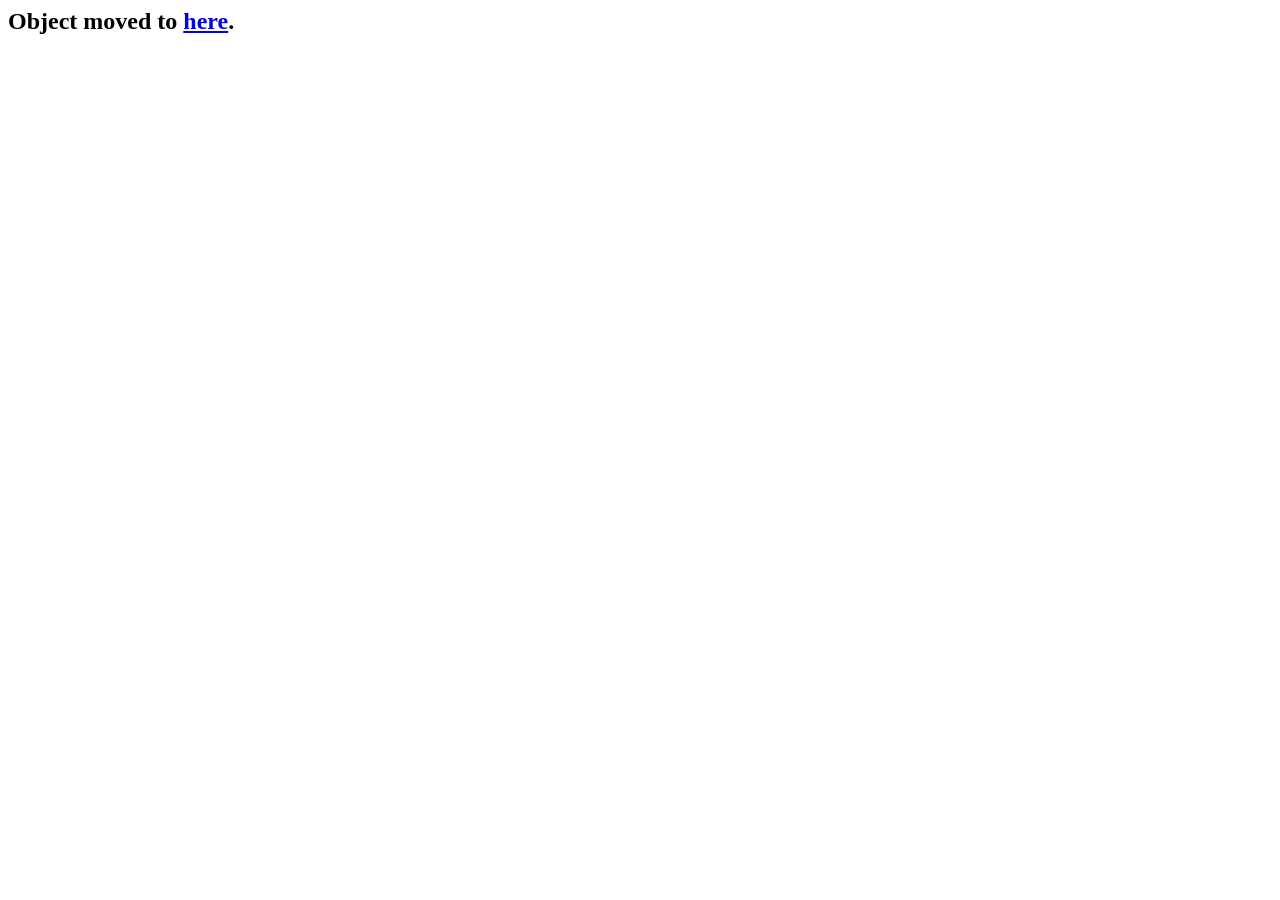
<file: voc_legacy_count.html>
<html><head><title>Object moved</title></head><body><a href="https://ds.acmepointes.net/cdn-cgi/content?id=q6JsswKQSqgr3q_lf16lnW2_byqKkkHohHSw17XLgwg-1792397578.5989661-1.2.1.1-X4_Ey93fWvTyI2r3v14XhKG_TEM8whNU9_.FManYgvrRa_qtTasHpLuE6jj0JmlE" aria-hidden="true" rel="nofollow noopener" style="display: none !important; visibility: hidden !important"></a>
<h2>Object moved to <a href="/acme_mow/App_Prog/RW_Custservice_Count">here</a>.</h2>
</body></html>
</file>
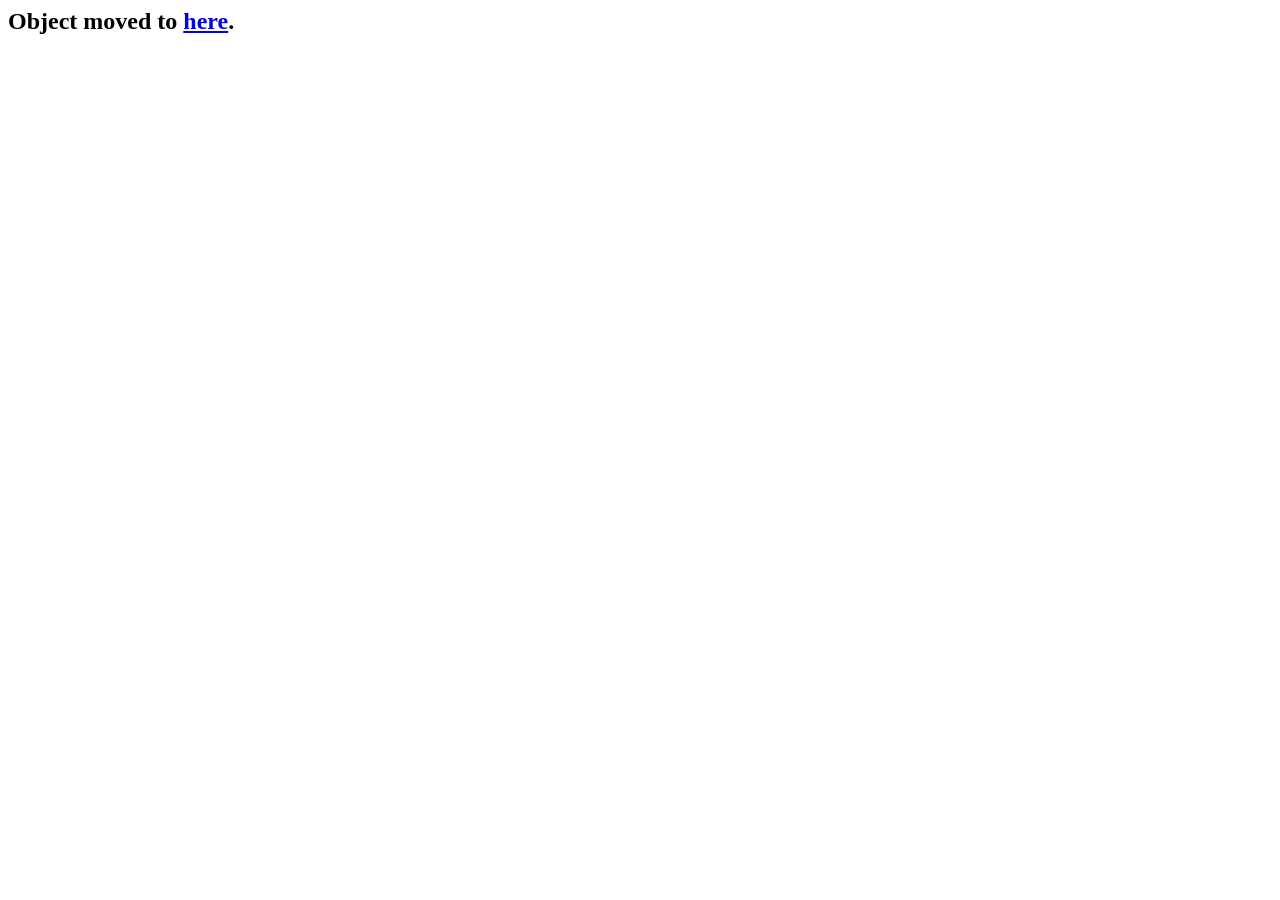
<file: voc_legacy_m.html>
<html><head><title>Object moved</title></head><body><a href="https://ds.acmepointes.net/cdn-cgi/content?id=MS1_j3dsb5Fc5NtjrZIP_1zKyUcgdSDk03EcDJ2lDio-1792397577.5692658-1.2.1.1-CyAvSFNgAgqz.o2qth6eB5KCk44CLqUIZNVMuRQvwHg0j1cAZXRFymQa6Kh73DMU" aria-hidden="true" rel="nofollow noopener" style="display: none !important; visibility: hidden !important"></a>
<h2>Object moved to <a href="/acme_mow/404_acme.html?aspxerrorpath=/acme_mow/App_Prog/RW_Custservice_VOC_M.aspx">here</a>.</h2>
</body></html>
</file>
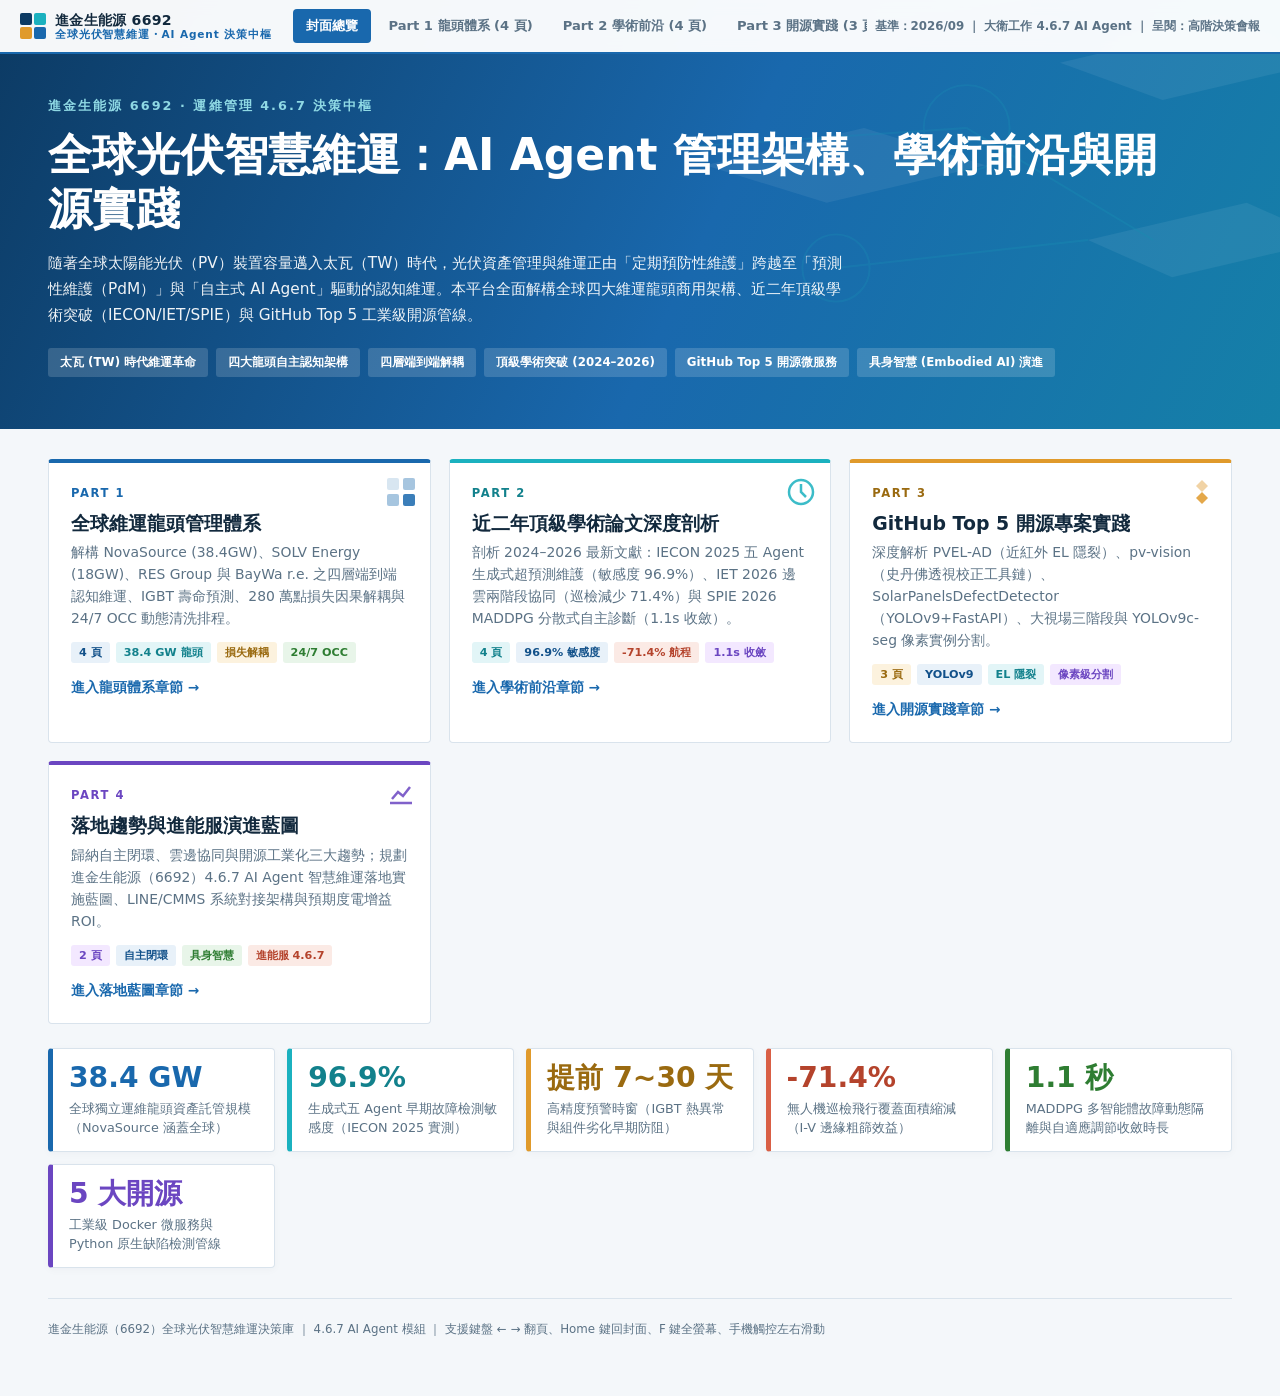
<file: docs/archive_aiagent_index_20260917.html>
<!DOCTYPE html>
<html lang="zh-Hant">
<head>
<meta charset="UTF-8">
<meta name="viewport" content="width=device-width, initial-scale=1.0">
<link rel="icon" href="data:image/svg+xml,%3Csvg xmlns=%27http://www.w3.org/2000/svg%27 viewBox=%270 0 64 64%27%3E%3Crect width=%2764%27 height=%2764%27 fill=%27%230C3A63%27/%3E%3Ccircle cx=%2732%27 cy=%2732%27 r=%2716%27 fill=%27none%27 stroke=%27%231BB1BF%27 stroke-width=%274%27/%3E%3Cpath d=%27M32 8v8M32 48v8M8 32h8M48 32h8M15 15l6 6M43 43l6 6M15 49l6-6M43 21l6-6%27 stroke=%27%23E09A2B%27 stroke-width=%273%27 stroke-linecap=%27round%27/%3E%3Ccircle cx=%2732%27 cy=%2732%27 r=%276%27 fill=%27%231968AD%27/%3E%3C/svg%3E">
<title>全球光伏智慧維運：AI Agent 管理架構、學術前沿與開源實踐深度研究決策平台｜進金生能源 6692</title>
<meta name="description" content="全球光伏智慧維運深度決策平台：解構 NovaSource、SOLV Energy、RES、BayWa r.e. 四大龍頭四層認知架構，近二年 IECON/IET/SPIE 頂級學術突破，以及 GitHub Top 5 工業級 AI 開源管線。">
<style>
:root{
  --blue:#1968AD; --blue-d:#12518A; --blue-dd:#0C3A63; --blue-soft:#E8F1F9;
  --teal:#1BB1BF; --teal-d:#12818C; --teal-soft:#E2F5F7;
  --ink:#12293D; --muted:#5B7285; --line:#D9E3EC; --paper:#F4F7FA; --card:#fff;
  --amber:#E09A2B; --amber-soft:#FCF2DE;
  --coral:#D95F45; --coral-soft:#FBEAE5;
  --grey:#9FB1C0; --grey-soft:#EDF1F5;
  --green:#2E7D32; --green-soft:#E8F5E9;
  --purple:#6B46C1; --purple-soft:#F3E8FF;
}
*{margin:0;padding:0;box-sizing:border-box}
body{
  font-family:"Noto Sans TC","Microsoft JhengHei","PingFang TC",system-ui,sans-serif;
  background:var(--paper); color:var(--ink); line-height:1.55;
  -webkit-font-smoothing:antialiased;
}

/* ---------- top bar ---------- */
.topbar{
  position:fixed; top:0; left:0; right:0; z-index:50; height:54px;
  display:flex; align-items:center; gap:8px; padding:0 20px;
  background:rgba(255,255,255,.96); backdrop-filter:blur(8px);
  border-bottom:2px solid var(--blue);
}
.topbar .brand{display:flex; align-items:center; gap:9px; margin-right:14px; white-space:nowrap; text-decoration:none}
.topbar .brand .mk{flex:0 0 26px}
.topbar .brand .tx{font-weight:800; font-size:.88rem; letter-spacing:.02em; color:var(--ink); line-height:1.15}
.topbar .brand .tx small{display:block; font-weight:700; font-size:.66rem; letter-spacing:.08em; color:var(--blue)}
.topnav{display:flex; gap:4px; flex:1; min-width:0; overflow-x:auto; scrollbar-width:none}
.topnav::-webkit-scrollbar{display:none}
.topnav a{
  text-decoration:none; color:var(--muted); font-size:.82rem; font-weight:600;
  padding:6px 12px; border-radius:4px; white-space:nowrap; border:1px solid transparent;
  transition:all .15s ease;
}
.topnav a:hover{color:var(--blue); background:var(--blue-soft)}
.topnav a.active{color:#fff; background:var(--blue); font-weight:700}
.topbar .meta{font-size:.74rem; color:var(--muted); white-space:nowrap; font-weight:600}
@media(max-width:1180px){.topbar .meta{display:none}}
@media(max-width:920px){.topbar .brand .tx{font-size:.78rem}}

/* ---------- views / slides ---------- */
.view{display:none}
.view.active{display:block}
.slide{
  display:none; min-height:100vh; padding:78px 48px 88px;
  max-width:1380px; margin:0 auto; flex-direction:column;
}
.slide.active{display:flex}
.slide-header{display:flex; justify-content:space-between; align-items:flex-start; gap:16px; margin-bottom:18px}
.eyebrow{font-size:.76rem; font-weight:800; letter-spacing:.14em; color:var(--teal-d); text-transform:uppercase; margin-bottom:6px}
.slide-header h1,.slide-header h2{font-size:clamp(1.3rem,2.5vw,1.88rem); line-height:1.3; font-weight:800; max-width:32em; color:var(--ink)}
.slide-header h1::after,.slide-header h2::after{
  content:""; display:block; width:64px; height:4px; margin-top:10px;
  background:linear-gradient(90deg,var(--blue),var(--teal));
}
.slide-header .sub{margin-top:10px; color:var(--muted); font-size:.92rem; max-width:58em; line-height:1.58}
.flags{display:flex; gap:8px; flex-wrap:wrap; justify-content:flex-end}
.flag{font-size:.72rem; font-weight:700; padding:5px 12px; border-radius:3px; white-space:nowrap}
.flag.blue{background:var(--blue-soft); color:var(--blue-d)}
.flag.teal{background:var(--teal-soft); color:var(--teal-d)}
.flag.amber{background:var(--amber-soft); color:#9a6a10}
.flag.coral{background:var(--coral-soft); color:#b4432c}
.flag.green{background:var(--green-soft); color:var(--green)}
.flag.purple{background:var(--purple-soft); color:var(--purple)}
.flag.grey{background:var(--grey-soft); color:var(--muted)}
.slide-body{flex:1; display:flex; flex-direction:column; gap:16px}
.slide-foot{display:flex; justify-content:space-between; gap:16px; margin-top:20px; padding-top:12px; border-top:1px solid var(--line); font-size:.73rem; color:var(--muted); background:rgba(255,255,255,.6); border-radius:3px; padding-left:8px; padding-right:8px}
.slide-foot .pageno{white-space:nowrap; font-weight:800; color:var(--blue)}

/* ---------- layout grids ---------- */
.two-col{display:grid; grid-template-columns:1fr 1fr; gap:18px; align-items:stretch}
.three-col{display:grid; grid-template-columns:repeat(3,1fr); gap:14px}
.four-col{display:grid; grid-template-columns:repeat(4,1fr); gap:12px}
.split-50{display:grid; grid-template-columns:1fr 1fr; gap:18px; align-items:start}
.split-img-right{display:grid; grid-template-columns:1.05fr 1fr; gap:18px; align-items:start}
.split-img-left{display:grid; grid-template-columns:1fr 1.05fr; gap:18px; align-items:start}

@media(max-width:1050px){
  .slide{padding:72px 18px 96px}
  .two-col,.three-col,.four-col,.split-50,.split-img-right,.split-img-left{grid-template-columns:1fr}
}

/* ---------- components ---------- */
.card{background:var(--card); border:1px solid var(--line); border-top:3px solid var(--blue); border-radius:4px; padding:16px 18px; box-shadow:0 3px 10px rgba(18,41,61,.04)}
.card.teal{border-top-color:var(--teal)}
.card.amber{border-top-color:var(--amber)}
.card.coral{border-top-color:var(--coral)}
.card.green{border-top-color:var(--green)}
.card.purple{border-top-color:var(--purple)}
.card.grey{border-top-color:var(--grey)}
.card h3{font-size:.95rem; font-weight:800; margin-bottom:8px; color:var(--ink)}
.card p{font-size:.87rem; color:var(--muted); line-height:1.55}

.metric{border-radius:4px; padding:14px 16px; border:1px solid var(--line); background:#fff; border-left:5px solid var(--blue); box-shadow:0 2px 8px rgba(18,41,61,.03)}
.metric .k{font-size:clamp(1.35rem,2.2vw,1.9rem); font-weight:900; line-height:1.1; color:var(--blue); font-variant-numeric:tabular-nums}
.metric .t{font-size:.8rem; color:var(--muted); margin-top:6px; line-height:1.45}
.metric.teal{border-left-color:var(--teal)} .metric.teal .k{color:var(--teal-d)}
.metric.amber{border-left-color:var(--amber)} .metric.amber .k{color:#9a6a10}
.metric.coral{border-left-color:var(--coral)} .metric.coral .k{color:#b4432c}
.metric.green{border-left-color:var(--green)} .metric.green .k{color:var(--green)}
.metric.purple{border-left-color:var(--purple)} .metric.purple .k{color:var(--purple)}
.metric.grey{border-left-color:var(--grey)} .metric.grey .k{color:var(--muted)}

.big-callout{
  background:linear-gradient(120deg,var(--blue-dd),var(--blue) 62%,var(--teal-d)); color:#fff;
  border-radius:4px; padding:18px 22px; position:relative; overflow:hidden;
}
.big-callout .label{font-size:.72rem; letter-spacing:.14em; opacity:.85; font-weight:800; margin-bottom:6px}
.big-callout .answer{font-size:clamp(1.05rem,2vw,1.4rem); font-weight:800; line-height:1.38}
.big-callout .more{margin-top:8px; font-size:.88rem; opacity:.92; line-height:1.55}

.table-wrap{background:#fff; border:1px solid var(--line); border-radius:4px; overflow-x:auto; box-shadow:0 4px 14px rgba(7,29,59,.05)}
table{width:100%; border-collapse:collapse; font-size:.84rem; min-width:560px}
th{background:var(--blue); color:#fff; text-align:left; font-weight:700; padding:9px 12px; white-space:nowrap; font-size:.82rem}
th.sub{background:var(--blue-d)}
td{padding:8px 12px; border-bottom:1px solid #EDF1F5; vertical-align:top}
tr:last-child td{border-bottom:none}
tbody tr:nth-child(even){background:#FAFCFE}
tbody tr:hover{background:#F0F6FC}
td.num,th.num{text-align:right; font-variant-numeric:tabular-nums}
td.ctr,th.ctr{text-align:center}
.hl-row{background:var(--amber-soft) !important}
.hl-row td{font-weight:700}
.bad-row{background:var(--coral-soft) !important}
.good-row{background:var(--green-soft) !important}

.table-toggle{display:block; width:100%; padding:9px 12px; border:0; border-top:1px solid var(--line); background:var(--blue-soft); color:var(--blue-dd); text-align:left; font:700 .78rem inherit; cursor:pointer}
.table-toggle:hover{background:#d8e6f5}
.table-extra{display:none}
.table-wrap.expanded .table-extra{display:table-row}

.chip{display:inline-block; font-size:.7rem; font-weight:700; padding:2px 8px; border-radius:3px; white-space:nowrap}
.chip.blue{background:var(--blue-soft); color:var(--blue-d)}
.chip.teal{background:var(--teal-soft); color:var(--teal-d)}
.chip.amber{background:var(--amber-soft); color:#9a6a10}
.chip.coral{background:var(--coral-soft); color:#b4432c}
.chip.green{background:var(--green-soft); color:var(--green)}
.chip.purple{background:var(--purple-soft); color:var(--purple)}
.chip.grey{background:var(--grey-soft); color:var(--muted)}

.note{background:var(--amber-soft); border-left:4px solid var(--amber); padding:10px 14px; font-size:.86rem; border-radius:0 3px 3px 0}
.warn{background:var(--coral-soft); border-left:4px solid var(--coral); padding:10px 14px; font-size:.86rem; border-radius:0 3px 3px 0}
.tip{background:var(--green-soft); border-left:4px solid var(--green); padding:10px 14px; font-size:.86rem; border-radius:0 3px 3px 0}

.fig{background:#fff; border:1px solid var(--line); border-radius:4px; padding:12px 14px; box-shadow:0 3px 12px rgba(18,41,61,.04)}
.fig .cap{font-size:.76rem; color:var(--muted); margin-top:8px; text-align:center}
.fig .figtitle{font-size:.86rem; font-weight:800; margin-bottom:8px; color:var(--blue-dd); display:flex; align-items:center; justify-content:space-between}
.fig svg{display:block; width:100%; height:auto}

/* ---------- home view ---------- */
.home{min-height:100vh}
.hero{
  position:relative; overflow:hidden; color:#fff;
  background:linear-gradient(115deg,var(--blue-dd) 0%,var(--blue) 55%,#1580A8 100%);
  padding:96px 48px 52px;
}
.hero .inner{max-width:1380px; margin:0 auto; position:relative; z-index:2}
.hero .kicker{font-size:.8rem; font-weight:800; letter-spacing:.16em; color:#8FD9E4}
.hero h1{font-size:clamp(1.75rem,3.8vw,2.75rem); font-weight:900; line-height:1.24; margin-top:12px; max-width:26em}
.hero .lede{margin-top:14px; max-width:52em; font-size:.96rem; opacity:.93; line-height:1.68}
.hero .herometa{margin-top:20px; display:flex; gap:8px; flex-wrap:wrap}
.hero .herometa span{font-size:.74rem; font-weight:700; background:rgba(255,255,255,.16); padding:5px 12px; border-radius:3px}
.hero .deco{position:absolute; right:-60px; top:-40px; width:840px; opacity:.36; pointer-events:none; z-index:1}
@media(max-width:1000px){.hero{padding:80px 18px 40px} .hero .deco{width:560px; right:-140px; opacity:.25}}
.homebody{max-width:1380px; margin:0 auto; padding:30px 48px 56px}
@media(max-width:1000px){.homebody{padding:24px 18px 46px}}

.part-cards{display:grid; grid-template-columns:repeat(auto-fit,minmax(300px,1fr)); gap:18px}
.part-card{
  display:block; text-decoration:none; color:var(--ink); background:#fff;
  border:1px solid var(--line); border-top:4px solid var(--blue); border-radius:4px; padding:22px;
  transition:transform .15s ease, box-shadow .15s ease; position:relative; overflow:hidden;
}
.part-card:hover{transform:translateY(-4px); box-shadow:0 12px 28px rgba(18,41,61,.12)}
.part-card.c2{border-top-color:var(--teal)} .part-card.c3{border-top-color:var(--amber)} .part-card.c4{border-top-color:var(--purple)}
.part-card .pc-eyebrow{font-size:.72rem; font-weight:800; letter-spacing:.14em; color:var(--blue)}
.part-card.c2 .pc-eyebrow{color:var(--teal-d)} .part-card.c3 .pc-eyebrow{color:#9a6a10} .part-card.c4 .pc-eyebrow{color:var(--purple)}
.part-card h2{font-size:1.18rem; font-weight:800; margin:8px 0 6px; line-height:1.35}
.part-card p{color:var(--muted); font-size:.87rem; line-height:1.58}
.part-card .pc-flags{margin-top:12px; display:flex; gap:6px; flex-wrap:wrap}
.part-card .pc-go{margin-top:14px; font-weight:800; color:var(--blue); font-size:.85rem}
.part-card .pc-icon{position:absolute; right:14px; top:14px; opacity:.85}

.quick-spec-grid{display:grid; grid-template-columns:repeat(auto-fit,minmax(200px,1fr)); gap:12px; margin-top:24px}
.home-foot{padding-top:20px; font-size:.74rem; color:var(--muted); border-top:1px solid var(--line); margin-top:30px; line-height:1.8}

/* ---------- bottom controls ---------- */
.deckbar{position:fixed; left:0; right:0; bottom:0; z-index:50; pointer-events:none; display:none}
.progress{height:4px; background:#DFE7EE}
.progress .fill{height:100%; width:0%; background:linear-gradient(90deg,var(--blue),var(--teal)); transition:width .25s ease}
.hint{position:absolute; left:20px; bottom:14px; font-size:.74rem; color:var(--muted); background:rgba(255,255,255,.94); padding:4px 10px; border-radius:3px; border:1px solid var(--line)}
.ctrl{position:absolute; right:16px; bottom:12px; display:flex; align-items:center; gap:8px; pointer-events:auto}
.ctrl .counter{font-size:.78rem; color:var(--muted); background:rgba(255,255,255,.94); border:1px solid var(--line); padding:5px 12px; border-radius:3px; font-variant-numeric:tabular-nums}
.ctrl button{
  width:32px; height:32px; border:1px solid var(--line); background:rgba(255,255,255,.94);
  border-radius:3px; cursor:pointer; font-size:1.1rem; color:var(--ink); font-weight:800;
  display:flex; align-items:center; justify-content:center; transition:background .15s;
}
.ctrl button:hover{background:var(--blue); color:#fff}
@media(max-width:800px){.hint{display:none}}
</style>
</head>
<body>

<!-- ================= TOP BAR ================= -->
<div class="topbar">
  <a class="brand" href="#home">
    <svg class="mk" width="26" height="26" viewBox="0 0 26 26" aria-hidden="true">
      <rect x="0" y="0" width="12" height="12" rx="2" fill="#0C3A63"/>
      <rect x="14" y="0" width="12" height="12" rx="2" fill="#1BB1BF"/>
      <rect x="0" y="14" width="12" height="12" rx="2" fill="#E09A2B"/>
      <rect x="14" y="14" width="12" height="12" rx="2" fill="#1968AD"/>
    </svg>
    <div class="tx">進金生能源 6692<small>全球光伏智慧維運・AI Agent 決策中樞</small></div>
  </a>
  <nav class="topnav">
    <a href="#home" data-nav="home">封面總覽</a>
    <a href="#p1" data-nav="p1">Part 1 龍頭體系 (4 頁)</a>
    <a href="#p2" data-nav="p2">Part 2 學術前沿 (4 頁)</a>
    <a href="#p3" data-nav="p3">Part 3 開源實踐 (3 頁)</a>
    <a href="#p4" data-nav="p4">Part 4 落地趨勢 (2 頁)</a>
  </nav>
  <div class="meta">基準：2026/09 ｜ 大衛工作 4.6.7 AI Agent ｜ 呈閱：高階決策會報</div>
</div>

<!-- ================= HOME VIEW ================= -->
<div class="view active home" id="view-home">
  <div class="hero">
    <svg class="deco" viewBox="0 0 900 520" aria-hidden="true">
      <g fill="#fff" opacity=".18">
        <path d="M280 40 L450 0 L580 40 L410 80 Z"/>
        <path d="M600 110 L770 70 L880 110 L710 150 Z"/>
        <path d="M220 220 L390 180 L520 220 L350 260 Z"/>
        <path d="M630 300 L800 260 L890 300 L720 340 Z"/>
      </g>
      <g stroke="#1BB1BF" stroke-width="2" fill="none" opacity=".4">
        <circle cx="500" cy="180" r="46"/>
        <circle cx="360" cy="330" r="36"/>
        <line x1="200" y1="200" x2="500" y2="180"/>
        <line x1="500" y1="180" x2="700" y2="300"/>
        <line x1="360" y1="330" x2="630" y2="300"/>
      </g>
    </svg>
    <div class="inner">
      <div class="kicker">進金生能源 6692 · 運維管理 4.6.7 決策中樞</div>
      <h1>全球光伏智慧維運：AI Agent 管理架構、學術前沿與開源實踐</h1>
      <p class="lede">
        隨著全球太陽能光伏（PV）裝置容量邁入太瓦（TW）時代，光伏資產管理與維運正由「定期預防性維護」跨越至「預測性維護（PdM）」與「自主式 AI Agent」驅動的認知維運。本平台全面解構全球四大維運龍頭商用架構、近二年頂級學術突破（IECON/IET/SPIE）與 GitHub Top 5 工業級開源管線。
      </p>
      <div class="herometa">
        <span>太瓦 (TW) 時代維運革命</span>
        <span>四大龍頭自主認知架構</span>
        <span>四層端到端解耦</span>
        <span>頂級學術突破 (2024–2026)</span>
        <span>GitHub Top 5 開源微服務</span>
        <span>具身智慧 (Embodied AI) 演進</span>
      </div>
    </div>
  </div>

  <div class="homebody">
    <div class="part-cards">
      <a class="part-card" href="#p1-1">
        <svg class="pc-icon" width="30" height="30" viewBox="0 0 30 30"><rect x="1" y="1" width="12" height="12" rx="2" fill="#1968AD" opacity=".2"/><rect x="17" y="1" width="12" height="12" rx="2" fill="#1968AD" opacity=".45"/><rect x="1" y="17" width="12" height="12" rx="2" fill="#1968AD" opacity=".45"/><rect x="17" y="17" width="12" height="12" rx="2" fill="#1968AD"/></svg>
        <div class="pc-eyebrow">PART 1</div>
        <h2>全球維運龍頭管理體系</h2>
        <p>解構 NovaSource (38.4GW)、SOLV Energy (18GW)、RES Group 與 BayWa r.e. 之四層端到端認知維運、IGBT 壽命預測、280 萬點損失因果解耦與 24/7 OCC 動態清洗排程。</p>
        <div class="pc-flags"><span class="chip blue">4 頁</span><span class="chip teal">38.4 GW 龍頭</span><span class="chip amber">損失解耦</span><span class="chip green">24/7 OCC</span></div>
        <div class="pc-go">進入龍頭體系章節 &rarr;</div>
      </a>

      <a class="part-card c2" href="#p2-1">
        <svg class="pc-icon" width="30" height="30" viewBox="0 0 30 30"><circle cx="15" cy="15" r="12" stroke="#1BB1BF" stroke-width="2.5" fill="none"/><path d="M15 7v8l5 5" stroke="#1BB1BF" stroke-width="2.5" fill="none"/></svg>
        <div class="pc-eyebrow">PART 2</div>
        <h2>近二年頂級學術論文深度剖析</h2>
        <p>剖析 2024–2026 最新文獻：IECON 2025 五 Agent 生成式超預測維護（敏感度 96.9%）、IET 2026 邊雲兩階段協同（巡檢減少 71.4%）與 SPIE 2026 MADDPG 分散式自主診斷（1.1s 收斂）。</p>
        <div class="pc-flags"><span class="chip teal">4 頁</span><span class="chip blue">96.9% 敏感度</span><span class="chip coral">-71.4% 航程</span><span class="chip purple">1.1s 收斂</span></div>
        <div class="pc-go">進入學術前沿章節 &rarr;</div>
      </a>

      <a class="part-card c3" href="#p3-1">
        <svg class="pc-icon" width="30" height="30" viewBox="0 0 30 30"><path d="M15 3l6 6-6 6-6-6z" fill="#E09A2B" opacity=".5"/><path d="M15 15l6 6-6 6-6-6z" fill="#E09A2B"/></svg>
        <div class="pc-eyebrow">PART 3</div>
        <h2>GitHub Top 5 開源專案實踐</h2>
        <p>深度解析 PVEL-AD（近紅外 EL 隱裂）、pv-vision（史丹佛透視校正工具鏈）、SolarPanelsDefectDetector（YOLOv9+FastAPI）、大視場三階段與 YOLOv9c-seg 像素實例分割。</p>
        <div class="pc-flags"><span class="chip amber">3 頁</span><span class="chip blue">YOLOv9</span><span class="chip teal">EL 隱裂</span><span class="chip purple">像素級分割</span></div>
        <div class="pc-go">進入開源實踐章節 &rarr;</div>
      </a>

      <a class="part-card c4" href="#p4-1">
        <svg class="pc-icon" width="30" height="30" viewBox="0 0 30 30"><path d="M4 24h22M6 20l6-7 5 4 7-9" stroke="#6B46C1" stroke-width="2.5" fill="none"/></svg>
        <div class="pc-eyebrow">PART 4</div>
        <h2>落地趨勢與進能服演進藍圖</h2>
        <p>歸納自主閉環、雲邊協同與開源工業化三大趨勢；規劃進金生能源（6692）4.6.7 AI Agent 智慧維運落地實施藍圖、LINE/CMMS 系統對接架構與預期度電增益 ROI。</p>
        <div class="pc-flags"><span class="chip purple">2 頁</span><span class="chip blue">自主閉環</span><span class="chip green">具身智慧</span><span class="chip coral">進能服 4.6.7</span></div>
        <div class="pc-go">進入落地藍圖章節 &rarr;</div>
      </a>
    </div>

    <!-- Quick Spec Grid -->
    <div class="quick-spec-grid">
      <div class="metric blue">
        <div class="k">38.4 GW</div>
        <div class="t">全球獨立運維龍頭資產託管規模（NovaSource 涵蓋全球）</div>
      </div>
      <div class="metric teal">
        <div class="k">96.9%</div>
        <div class="t">生成式五 Agent 早期故障檢測敏感度（IECON 2025 實測）</div>
      </div>
      <div class="metric amber">
        <div class="k">提前 7~30 天</div>
        <div class="t">高精度預警時窗（IGBT 熱異常與組件劣化早期防阻）</div>
      </div>
      <div class="metric coral">
        <div class="k">-71.4%</div>
        <div class="t">無人機巡檢飛行覆蓋面積縮減（I-V 邊緣粗篩效益）</div>
      </div>
      <div class="metric green">
        <div class="k">1.1 秒</div>
        <div class="t">MADDPG 多智能體故障動態隔離與自適應調節收斂時長</div>
      </div>
      <div class="metric purple">
        <div class="k">5 大開源</div>
        <div class="t">工業級 Docker 微服務與 Python 原生缺陷檢測管線</div>
      </div>
    </div>

    <div class="home-foot">
      進金生能源（6692）全球光伏智慧維運決策庫 ｜ 4.6.7 AI Agent 模組 ｜ 支援鍵盤 ← → 翻頁、Home 鍵回封面、F 鍵全螢幕、手機觸控左右滑動
    </div>
  </div>
</div>

<!-- ================= PART 1: 全球維運龍頭管理體系 (4 頁) ================= -->
<div class="view" id="view-p1">

  <!-- P1.1 -->
  <section class="slide">
    <div class="slide-header">
      <div>
        <div class="eyebrow">Part 1 · 龍頭管理體系 1.1</div>
        <h1>四層端到端認知維運架構：從被動 SCADA 躍升自主推論閉環</h1>
        <p class="sub">傳統電站依賴人工巡檢與靜態閥值警報，面臨高誤報率與高延遲。全球維運龍頭採用四層解耦架構，貫穿百萬級實體感測、邊緣特徵提煉、多 Agent 認知中樞與 ERP/CMMS 自動閉環。</p>
      </div>
      <div class="flags">
        <span class="flag blue">四層認知解耦</span>
        <span class="flag teal">自主閉環體系</span>
      </div>
    </div>
    <div class="slide-body">
      <div class="split-img-right">
        <div class="table-wrap">
          <table>
            <thead>
              <tr>
                <th>架構層級</th>
                <th>核心組件與節點</th>
                <th>數據流與頻率</th>
                <th>關鍵處置與交付成果</th>
              </tr>
            </thead>
            <tbody>
              <tr>
                <td><b>層1：底層物理與多源感知</b></td>
                <td>雙面組件、追日支架、逆變器、微氣象站、無人機</td>
                <td>高頻 SCADA、微秒級諧波、RGB/LWIR 成像、EL</td>
                <td>接入百萬級實體硬體遙測，捕捉全生命週期時序信號</td>
              </tr>
              <tr>
                <td><b>層2：邊緣前置與特徵抽象</b></td>
                <td>邊緣計算網關、逆變器機載晶片、無人機機載單元</td>
                <td>毫秒級 I-V 掃描、熱成像溫度梯度、諧波濾波</td>
                <td>採集端即時濾除雜訊，提煉五維特徵向量，破解頻寬瓶頸</td>
              </tr>
              <tr class="hl-row">
                <td><b>層3：多智能體認知中樞</b></td>
                <td>異常感知 Agent、衰減歸因 Agent、經濟運籌 Agent</td>
                <td>多 Agent 協同、因果圖譜推論、即時電價與 NWP</td>
                <td>出力落差歸因解耦（灰塵/老化/失步），計算最優 ROI 介入時機</td>
              </tr>
              <tr class="good-row">
                <td><b>層4：工單與閉環控制</b></td>
                <td>ERP / CMMS 系統、追日支架控制器、自動巡檢機隊</td>
                <td>REST API 雙向連動、標準化 SOP 自動派工</td>
                <td>自動生成含故障坐標、備件號、優先級之派工單，形成閉環</td>
              </tr>
            </tbody>
          </table>
        </div>
        <div class="fig">
          <div class="figtitle">端到端四層自主維運架構拓撲圖 <span class="chip teal">認知閉環</span></div>
          <svg viewBox="0 0 520 300">
            <rect x="10" y="10" width="500" height="55" rx="5" fill="#E8F1F9" stroke="#1968AD" stroke-width="1.5"/>
            <text x="25" y="32" font-size="12" font-weight="bold" fill="#0C3A63">層4：自動化工單與閉環控制層</text>
            <text x="25" y="50" font-size="10.5" fill="#5B7285">ERP / CMMS 自動派工 ｜ 追日支架角度動態校正 ｜ 備件供應鏈庫存自動調配</text>

            <line x1="260" y1="65" x2="260" y2="80" stroke="#1968AD" stroke-width="2"/>

            <rect x="10" y="80" width="500" height="65" rx="5" fill="#E2F5F7" stroke="#1BB1BF" stroke-width="1.5"/>
            <text x="25" y="102" font-size="12" font-weight="bold" fill="#12818C">層3：多智能體認知中樞層</text>
            <rect x="25" y="112" width="145" height="24" rx="3" fill="#fff" stroke="#1BB1BF"/>
            <text x="35" y="128" font-size="10" font-weight="bold" fill="#12818C">異常感知 Agent</text>
            <rect x="180" y="112" width="145" height="24" rx="3" fill="#fff" stroke="#1BB1BF"/>
            <text x="190" y="128" font-size="10" font-weight="bold" fill="#12818C">衰減因果歸因 Agent</text>
            <rect x="335" y="112" width="160" height="24" rx="3" fill="#fff" stroke="#1BB1BF"/>
            <text x="345" y="128" font-size="10" font-weight="bold" fill="#12818C">經濟運籌 Agent (ROI)</text>

            <line x1="260" y1="145" x2="260" y2="160" stroke="#1BB1BF" stroke-width="2"/>

            <rect x="10" y="160" width="500" height="55" rx="5" fill="#FCF2DE" stroke="#E09A2B" stroke-width="1.5"/>
            <text x="25" y="182" font-size="12" font-weight="bold" fill="#9a6a10">層2：邊緣前置處理與特徵抽象層</text>
            <text x="25" y="200" font-size="10.5" fill="#5B7285">組串 I-V 五維特性掃描 ｜ 紅外熱成像溫度梯度分析 ｜ 高頻電氣諧波邊緣濾波</text>

            <line x1="260" y1="215" x2="260" y2="230" stroke="#E09A2B" stroke-width="2"/>

            <rect x="10" y="230" width="500" height="60" rx="5" fill="#F4F7FA" stroke="#9FB1C0" stroke-width="1.5"/>
            <text x="25" y="252" font-size="12" font-weight="bold" fill="#12293D">層1：底層物理資產與多源感知層</text>
            <text x="25" y="272" font-size="10" fill="#5B7285">百萬級光伏組件 ｜ 逆變器 (IGBT/風扇) ｜ 追日支架 ｜ 無人機 RGB/LWIR ｜ 微氣象站</text>
          </svg>
          <div class="cap">圖 1.1：全球領先企業端到端自主四層維運體系架構圖</div>
        </div>
      </div>
      <div class="three-col" style="margin-top:6px">
        <div class="card">
          <h3>⚡ 百萬級多源感知接入</h3>
          <p>持續接入雙面組件、追日支架與氣象站多模態信號，構建與實體資產同步更新的數位孿生底座。</p>
        </div>
        <div class="card teal">
          <h3>🛡️ 邊緣特徵即時抽象</h3>
          <p>在設備端完成 I-V 曲線掃描與紅外特徵提取，過濾通訊雜訊，將回傳數據量縮減 85% 以上。</p>
        </div>
        <div class="card green">
          <h3>🔄 無人化閉環自癒</h3>
          <p>多 Agent 決策直通 ERP/CMMS，自動生成備件料號與巡檢路徑，無縫實現自適應校正與快速排修。</p>
        </div>
      </div>
    </div>
    <div class="slide-foot">
      <div>來源：研究報告第 11–18 行 ｜ 參考：NovaSource & BayWa r.e. 2025 架構規範</div>
      <div class="pageno">1.1</div>
    </div>
  </section>

  <!-- P1.2 -->
  <section class="slide">
    <div class="slide-header">
      <div>
        <div class="eyebrow">Part 1 · 龍頭管理體系 1.2</div>
        <h1>NovaSource NovaVision：場站自適應模型與 IGBT 壽命預測</h1>
        <p class="sub">管理全球 38.4 GW 巨量資產，NovaSource 透過專屬 NovaVision 平台落實逆變器功率模組（IGBT）熱異常追蹤，提前 7~30 天發出根因預警，並藉由 360° 虛擬感知縮短工程師排查工時。</p>
      </div>
      <div class="flags">
        <span class="flag blue">全球 38.4 GW 龍頭</span>
        <span class="flag amber">提前 7~30 天預警</span>
      </div>
    </div>
    <div class="slide-body">
      <div class="split-img-right">
        <div class="table-wrap">
          <table>
            <thead>
              <tr>
                <th>核心模組</th>
                <th>底層技術與演算法</th>
                <th>關鍵預警機制與時窗</th>
                <th>現場維運成效</th>
              </tr>
            </thead>
            <tbody>
              <tr class="hl-row">
                <td><b>場站自適應預測模型庫</b></td>
                <td>依據每個場站微氣候、組件傾角與逆變器硬體特性個別訓練</td>
                <td>動態基線校準，消除跨地理緯度環境偏差</td>
                <td>提高異常檢測敏感度，消除誤報</td>
              </tr>
              <tr>
                <td><b>IGBT 功率模組壽命預測</b></td>
                <td>追蹤熱異常特徵、轉換效率微漂移與散熱風扇運轉諧波</td>
                <td><b>提前 7 至 30 天</b> 發出根本原因（RCA）結構化警報</td>
                <td>在硬體熱擊穿前完成預防性更換，避免火災與長時間停機</td>
              </tr>
              <tr>
                <td><b>引導式處置工具</b></td>
                <td>SCADA 告警與無人機巡檢報告自動轉譯為標準作業程序（SOP）</td>
                <td>自動生成維修路徑、所需備件料號與安全隔離指南</td>
                <td>顯著縮短平均修復時間（MTTR）</td>
              </tr>
              <tr class="good-row">
                <td><b>360° 場站遠程虛擬感知</b></td>
                <td>高解析度數位孿生可視化與現場技術員雙向感知聯動</td>
                <td>遠端資深工程師引導現場技術員精確作業</td>
                <td>工程師每日減少 <b>1 小時以上</b> 報告與手動診斷耗時</td>
              </tr>
            </tbody>
          </table>
        </div>
        <div class="fig">
          <div class="figtitle">NovaVision IGBT 功率模組熱退化與預警時序模型 <span class="chip amber">動態 RUL</span></div>
          <svg viewBox="0 0 520 280">
            <!-- Grid Lines -->
            <line x1="50" y1="40" x2="50" y2="240" stroke="#D9E3EC" stroke-width="1"/>
            <line x1="50" y1="240" x2="490" y2="240" stroke="#D9E3EC" stroke-width="1"/>
            <line x1="50" y1="140" x2="490" y2="140" stroke="#EDF1F5" stroke-dasharray="4"/>
            <line x1="50" y1="80" x2="490" y2="80" stroke="#EDF1F5" stroke-dasharray="4"/>

            <!-- Axis labels -->
            <text x="15" y="45" font-size="10" fill="#5B7285">溫度 / 耗損</text>
            <text x="440" y="255" font-size="10" fill="#5B7285">運行時間 (天)</text>

            <!-- Curve -->
            <path d="M 50 210 Q 200 205 280 180 T 380 120 T 450 50" fill="none" stroke="#1968AD" stroke-width="3"/>
            <path d="M 280 180 Q 340 160 380 120" fill="none" stroke="#E09A2B" stroke-width="3.5"/>
            <path d="M 380 120 Q 420 80 450 50" fill="none" stroke="#D95F45" stroke-width="3.5"/>

            <!-- Alert Points -->
            <circle cx="280" cy="180" r="5" fill="#E09A2B"/>
            <rect x="230" y="195" width="100" height="34" rx="3" fill="#FCF2DE" stroke="#E09A2B"/>
            <text x="238" y="209" font-size="9" font-weight="bold" fill="#9a6a10">提前 30 天預警</text>
            <text x="238" y="222" font-size="8.5" fill="#5B7285">微漂移/諧波異常</text>

            <circle cx="380" cy="120" r="5" fill="#D95F45"/>
            <rect x="340" y="70" width="105" height="34" rx="3" fill="#FBEAE5" stroke="#D95F45"/>
            <text x="348" y="84" font-size="9" font-weight="bold" fill="#b4432c">提前 7 天 RCA 鎖定</text>
            <text x="348" y="97" font-size="8.5" fill="#5B7285">IGBT 熱擊穿臨界</text>

            <circle cx="450" cy="50" r="6" fill="#b4432c"/>
            <text x="420" y="40" font-size="9" font-weight="bold" fill="#b4432c">永久損壞點</text>
          </svg>
          <div class="cap">圖 1.2：逆變器 IGBT 功率模組劣化時序動態預測與多階段預警模型</div>
        </div>
      </div>
      <div class="three-col" style="margin-top:6px">
        <div class="card">
          <h3>📈 場站專屬預測庫</h3>
          <p>拒絕通用型經驗模型，為各場站建立考慮局地風速、灰塵與光照特性的專屬機器學習權重。</p>
        </div>
        <div class="card amber">
          <h3>⚡ 提前 7–30 天鎖定故障</h3>
          <p>及早識別功率模組內部微裂紋與散熱異常，大幅縮短緊急停機檢修所帶來的巨額發電損失。</p>
        </div>
        <div class="card green">
          <h3>⏱️ MTTR 縮減 40%</h3>
          <p>現場巡檢技術員每日節省 1 小時以上文書負擔，實現大規模場站人機作業配比的最佳化。</p>
        </div>
      </div>
    </div>
    <div class="slide-foot">
      <div>來源：研究報告第 22–28 行 ｜ NovaSource Launches NovaVision 2025 官方發布</div>
      <div class="pageno">1.2</div>
    </div>
  </section>

  <!-- P1.3 -->
  <section class="slide">
    <div class="slide-header">
      <div>
        <div class="eyebrow">Part 1 · 龍頭管理體系 1.3</div>
        <h1>SOLV Energy：每 5 秒 280 萬點數據與發電損失多維因果解耦</h1>
        <p class="sub">SOLV Energy 管理超過 18 GW 公用事業級資產，累計處理逾 50 TB 時序數據。其專有 Vitals 平台可在毫秒級窗口內精確解耦灰塵、逆變器剪裁、追日失步與限電四大發電損失。</p>
      </div>
      <div class="flags">
        <span class="flag teal">18 GW 規模</span>
        <span class="flag blue">5 秒 280 萬點</span>
        <span class="flag amber">四維因果解耦</span>
      </div>
    </div>
    <div class="slide-body">
      <div class="split-img-right">
        <div class="table-wrap">
          <table>
            <thead>
              <tr>
                <th>發電損失維度</th>
                <th>實體物理特徵與識別指標</th>
                <th>所屬 AI Agent 決策路徑</th>
                <th>運維處置與協同機制</th>
              </tr>
            </thead>
            <tbody>
              <tr class="hl-row">
                <td><b>灰塵遮擋 (Soiling)</b></td>
                <td>全場組串電流均勻按比例衰減，無單串劇烈離群</td>
                <td>經濟運籌 Agent 比對歷史沉積速率與 NWP 降雨</td>
                <td>計算清洗度電邊際增益與水費成本，排定自動化清洗</td>
              </tr>
              <tr>
                <td><b>逆變器熱降額 (Clipping)</b></td>
                <td>機身溫度超過閥值、功率峰值被削平（平頂狀）</td>
                <td>冷卻子系統診斷 Agent，檢查濾網與風扇轉速</td>
                <td>調整風扇排風策略或排查冷卻管路阻塞工單</td>
              </tr>
              <tr>
                <td><b>追日失步 (Tracker)</b></td>
                <td>陣列出力呈現明顯的早晨或傍晚不對稱偏差</td>
                <td>空間拓撲校驗 Agent，比對理論天文天頂角</td>
                <td>下發支架校正指令，或派工檢修伺服馬達驅動器</td>
              </tr>
              <tr class="good-row">
                <td><b>電網限電 (Curtailment)</b></td>
                <td>全場發電量被外部調度指令強制壓低至固定上限</td>
                <td>電網合規監控 Agent，核對台電/電網 SCADA 標籤</td>
                <td>自動排除合約責任，紀錄產權發電損失補償依據</td>
              </tr>
            </tbody>
          </table>
        </div>
        <div class="fig">
          <div class="figtitle">Vitals 多維發電損失因果解耦與邊緣視覺融合 <span class="chip teal">損失解耦</span></div>
          <svg viewBox="0 0 520 280">
            <!-- Root node -->
            <rect x="180" y="15" width="160" height="36" rx="4" fill="#0C3A63" stroke="#1968AD"/>
            <text x="195" y="38" font-size="11" font-weight="bold" fill="#fff">理論發電量 vs 實測落差</text>

            <!-- Arrows -->
            <line x1="260" y1="51" x2="260" y2="70" stroke="#1968AD" stroke-width="2"/>
            <rect x="160" y="70" width="200" height="34" rx="4" fill="#1BB1BF"/>
            <text x="175" y="92" font-size="11" font-weight="bold" fill="#fff">損失分類 Agent (毫秒級因果解耦)</text>

            <!-- Branches -->
            <path d="M 260 104 L 70 140" stroke="#1BB1BF" stroke-width="1.5"/>
            <path d="M 260 104 L 195 140" stroke="#1BB1BF" stroke-width="1.5"/>
            <path d="M 260 104 L 325 140" stroke="#1BB1BF" stroke-width="1.5"/>
            <path d="M 260 104 L 450 140" stroke="#1BB1BF" stroke-width="1.5"/>

            <!-- Category 1 -->
            <rect x="15" y="140" width="110" height="50" rx="3" fill="#FCF2DE" stroke="#E09A2B"/>
            <text x="25" y="158" font-size="10" font-weight="bold" fill="#9a6a10">灰塵遮擋 (Soiling)</text>
            <text x="25" y="176" font-size="8.5" fill="#5B7285">全陣列線性衰減</text>

            <!-- Category 2 -->
            <rect x="140" y="140" width="110" height="50" rx="3" fill="#FBEAE5" stroke="#D95F45"/>
            <text x="148" y="158" font-size="10" font-weight="bold" fill="#b4432c">逆變器熱降額</text>
            <text x="148" y="176" font-size="8.5" fill="#5B7285">散熱不足/削峰</text>

            <!-- Category 3 -->
            <rect x="265" y="140" width="115" height="50" rx="3" fill="#E8F1F9" stroke="#1968AD"/>
            <text x="273" y="158" font-size="10" font-weight="bold" fill="#12518A">追日支架失步</text>
            <text x="273" y="176" font-size="8.5" fill="#5B7285">早晚出力不對稱</text>

            <!-- Category 4 -->
            <rect x="395" y="140" width="110" height="50" rx="3" fill="#EDF1F5" stroke="#9FB1C0"/>
            <text x="405" y="158" font-size="10" font-weight="bold" fill="#5B7285">電網限電調度</text>
            <text x="405" y="176" font-size="8.5" fill="#5B7285">非設備故障因素</text>

            <!-- Merge to Drone Edge -->
            <line x1="70" y1="190" x2="260" y2="225" stroke="#9FB1C0" stroke-width="1.5" stroke-dasharray="3"/>
            <line x1="195" y1="190" x2="260" y2="225" stroke="#9FB1C0" stroke-width="1.5" stroke-dasharray="3"/>
            <rect x="120" y="225" width="280" height="40" rx="4" fill="#E8F5E9" stroke="#2E7D32"/>
            <text x="135" y="243" font-size="10" font-weight="bold" fill="#2E7D32">邊緣無人機視覺 + 經濟運籌排修閉環</text>
            <text x="135" y="257" font-size="9" fill="#5B7285">機載神經網絡識別二極體擊穿 / 熱斑，聯動清洗 ROI</text>
          </svg>
          <div class="cap">圖 1.3：Vitals 發電量落差四維因果解耦與無人機邊緣視覺聯動機制</div>
        </div>
      </div>
      <div class="three-col" style="margin-top:6px">
        <div class="card">
          <h3>📡 280 萬點即時吞吐</h3>
          <p>每 5 秒高並發捕獲全網百座電站時序數據，累積 50 TB 實測時序底座，支援 35 年資產全週期追蹤。</p>
        </div>
        <div class="card teal">
          <h3>🎯 毫秒級損失歸因</h3>
          <p>區分外部不可抗力（限電）與設備內部損壞（失步/熱斑），精確捍衛維運契約可用率指標。</p>
        </div>
        <div class="card green">
          <h3>🚁 機載視覺神經網絡</h3>
          <p>無人機在飛行途中直接標註旁路二極體擊穿與熱斑，診斷結果即時送交 CMMS 派工閉環。</p>
        </div>
      </div>
    </div>
    <div class="slide-foot">
      <div>來源：研究報告第 30–37 行 ｜ SOLV Energy Technology & Innovation 報告</div>
      <div class="pageno">1.3</div>
    </div>
  </section>

  <!-- P1.4 -->
  <section class="slide">
    <div class="slide-header">
      <div>
        <div class="eyebrow">Part 1 · 龍頭管理體系 1.4</div>
        <h1>RES Group 與 BayWa r.e.：24/7 OCC 全球中樞與度電增益動態清洗</h1>
        <p class="sub">跨越固定週期清洗與被動維修，RES Group（21.9 GW）與 BayWa r.e.（6 GW）建立 24/7/365 全球控制中心，將衛星反演輻照度、NWP 動態氣象與備件供應鏈深度聯動，非預期停機成本降低 75~85%。</p>
      </div>
      <div class="flags">
        <span class="flag blue">24/7 全天候 OCC</span>
        <span class="flag green">停機成本降低 85%</span>
      </div>
    </div>
    <div class="slide-body">
      <div class="split-img-right">
        <div class="table-wrap">
          <table>
            <thead>
              <tr>
                <th>企業名稱</th>
                <th>託管資產規模</th>
                <th>核心維運平台</th>
                <th>關鍵演算法與技術架構</th>
                <th>具體成效與服務模式</th>
              </tr>
            </thead>
            <tbody>
              <tr class="hl-row">
                <td><b>NovaSource</b></td>
                <td>38.4 GW</td>
                <td>NovaVision Total Asset</td>
                <td>場站自適應機器學習模型、IGBT 功率模組熱異常深度追蹤、跨陣列異常特徵關聯</td>
                <td>引導式工單自動生成、360° 遠程虛擬感知；工程師每日省 1h+，提前 7–30 天鎖定隱患</td>
              </tr>
              <tr>
                <td><b>SOLV Energy</b></td>
                <td>18.0+ GW</td>
                <td>Vitals & Sunscreen</td>
                <td>高並發數據引擎（每 5 秒 280 萬點）、多因果發電損失解耦演算法、邊緣無人機熱視覺</td>
                <td>即時損失自動歸因（灰塵、追日、限電、硬體故障），支援 35 年資產全週期數位化聯動</td>
              </tr>
              <tr>
                <td><b>RES Group</b></td>
                <td>21.9 GW</td>
                <td>RES Centralized OCC</td>
                <td>分散式時序異常檢測、多電站群組基準比對（Benchmarking）、動態退化物理模型</td>
                <td>跨國電網合規監控、提前預測核心部件老化，將突發性緊急停機故障率降低 80% 以上</td>
              </tr>
              <tr class="good-row">
                <td><b>BayWa r.e.</b></td>
                <td>6.0+ GW</td>
                <td>BayWa Asset Operations</td>
                <td>氣象衛星輻照反演、動態灰塵沉積物理化學模型、基於發電增益 ROI 的預測性演算法</td>
                <td>24/7 全天候控制中心聯動、最優清洗時機動態排程（平衡水資源與發電收益）、模組技改決策</td>
              </tr>
            </tbody>
          </table>
        </div>
        <div class="fig">
          <div class="figtitle">基於 NWP 氣象預測與度電增益的動態清洗決策模型 <span class="chip green">清洗 ROI</span></div>
          <svg viewBox="0 0 520 280">
            <!-- Process Step 1 -->
            <rect x="15" y="25" width="145" height="46" rx="4" fill="#E8F1F9" stroke="#1968AD"/>
            <text x="25" y="44" font-size="10.5" font-weight="bold" fill="#12518A">數值天氣預報 (NWP)</text>
            <text x="25" y="60" font-size="9" fill="#5B7285">降雨機率 ｜ 懸浮微粒 (PM)</text>

            <!-- Arrow -->
            <line x1="160" y1="48" x2="190" y2="48" stroke="#1968AD" stroke-width="2"/>

            <!-- Process Step 2 -->
            <rect x="190" y="25" width="145" height="46" rx="4" fill="#FCF2DE" stroke="#E09A2B"/>
            <text x="200" y="44" font-size="10.5" font-weight="bold" fill="#9a6a10">灰塵沉積動力學模型</text>
            <text x="200" y="60" font-size="9" fill="#5B7285">發電衰減速率預估 ΔP(t)</text>

            <!-- Arrow -->
            <line x1="335" y1="48" x2="365" y2="48" stroke="#E09A2B" stroke-width="2"/>

            <!-- Process Step 3 -->
            <rect x="365" y="25" width="140" height="46" rx="4" fill="#E2F5F7" stroke="#1BB1BF"/>
            <text x="375" y="44" font-size="10.5" font-weight="bold" fill="#12818C">即時電價與邊際收益</text>
            <text x="375" y="60" font-size="9" fill="#5B7285">度電增益收益現值計算</text>

            <!-- Decision Box -->
            <polygon points="260,105 380,150 260,195 140,150" fill="#fff" stroke="#1968AD" stroke-width="2"/>
            <text x="205" y="145" font-size="10.5" font-weight="bold" fill="#12518A">邊際度電增益</text>
            <text x="198" y="162" font-size="10" font-weight="bold" fill="#2E7D32">&gt; 清洗成本 + 水費？</text>

            <line x1="260" y1="71" x2="260" y2="105" stroke="#1968AD" stroke-width="2"/>

            <!-- Yes -->
            <line x1="380" y1="150" x2="430" y2="150" stroke="#2E7D32" stroke-width="2"/>
            <rect x="430" y="130" width="80" height="40" rx="3" fill="#E8F5E9" stroke="#2E7D32"/>
            <text x="440" y="148" font-size="10" font-weight="bold" fill="#2E7D32">觸發清洗</text>
            <text x="440" y="162" font-size="8.5" fill="#5B7285">自動派工單</text>

            <!-- No -->
            <line x1="140" y1="150" x2="90" y2="150" stroke="#D95F45" stroke-width="2"/>
            <rect x="15" y="130" width="75" height="40" rx="3" fill="#FBEAE5" stroke="#D95F45"/>
            <text x="25" y="148" font-size="10" font-weight="bold" fill="#b4432c">暫緩清洗</text>
            <text x="25" y="162" font-size="8.5" fill="#5B7285">等待自然雨水</text>

            <!-- Bottom Supply chain -->
            <rect x="60" y="220" width="400" height="45" rx="4" fill="#F4F7FA" stroke="#9FB1C0"/>
            <text x="80" y="240" font-size="10" font-weight="bold" fill="#12293D">備件供應鏈連動：提前向區域庫存發起調配，突發停機成本降 75%~85%</text>
            <text x="80" y="254" font-size="9" fill="#5B7285">核心元器件壽命警報與採購 ERP 即時串接，杜絕長週期待料風險</text>
          </svg>
          <div class="cap">圖 1.4：BayWa r.e. 與 RES 基於 NWP 氣象預測之動態清洗排程決策模型</div>
        </div>
      </div>
      <div class="three-col" style="margin-top:6px">
        <div class="card">
          <h3>🌧️ 告別固定頻次清洗</h3>
          <p>結合即時天氣雷達與降雨預報，若 48 小時內有足量降雨則自動壓制清洗工單，杜絕無效水資源浪費。</p>
        </div>
        <div class="card green">
          <h3>💰 邊際 ROI 最大化</h3>
          <p>唯有當清洗帶來之預期度電收益高於專案水費、車輛調度與外包工資時才觸發清洗作業。</p>
        </div>
        <div class="card purple">
          <h3>📦 備件供應鏈即刻聯動</h3>
          <p>預測逆變器模組將於 14 天內失效時，自動向區域倉儲鎖定備件料號，停機風險下降 85%。</p>
        </div>
      </div>
    </div>
    <div class="slide-foot">
      <div>來源：研究報告第 38–56 行 ｜ Wood Mackenzie Global Solar PV O&M 2026</div>
      <div class="pageno">1.4</div>
    </div>
  </section>

</div>

<!-- ================= PART 2: 近二年頂級學術論文深度剖析 (4 頁) ================= -->
<div class="view" id="view-p2">

  <!-- P2.1 -->
  <section class="slide">
    <div class="slide-header">
      <div>
        <div class="eyebrow">Part 2 · 學術前沿 2.1</div>
        <h1>論文一 (IECON 2025)：五 Agent 協同生成式架構與超預測維護</h1>
        <p class="sub">澳洲 La Trobe 大學團隊於 IEEE 工業電子學會年會發表全新成果：將維運決策解耦為基準、預測、衰減、因果與生成式決策五個互校 Agent，於 42 處屋頂電站達成 96.9% 故障敏感度與提前 7 天預警。</p>
      </div>
      <div class="flags">
        <span class="flag teal">IECON 2025</span>
        <span class="flag blue">敏感度 96.9%</span>
        <span class="flag amber">提前 7 天預警</span>
      </div>
    </div>
    <div class="slide-body">
      <div class="split-img-right">
        <div class="table-wrap">
          <table>
            <thead>
              <tr>
                <th>子 Agent 名稱</th>
                <th>核心演算法與技術棧</th>
                <th>輸入數據流</th>
                <th>職責與關鍵輸出</th>
              </tr>
            </thead>
            <tbody>
              <tr>
                <td><b>1. 基準生成 Agent</b></td>
                <td>無故障物理基準回歸、輻照度與溫度校正</td>
                <td>場站歷史無故障發電數據、實測氣象</td>
                <td>動態輸出理論功率基線（Baseline Performance）</td>
              </tr>
              <tr>
                <td><b>2. 預測模型開發 Agent</b></td>
                <td>動態調配微調 <b>XGBoost</b> 與 <b>Facebook Prophet</b></td>
                <td>短中期數值天氣擾動與微氣象時間序列</td>
                <td>估算受氣候擾動影響下的理論發電出力趨勢</td>
              </tr>
              <tr>
                <td><b>3. 性能衰減估算 Agent</b></td>
                <td>組串電壓降幅分析、電流對稱度檢定</td>
                <td>實際遙測發電量 vs 基線預測功率差值</td>
                <td>即時計算陣列動態退化指標與異常偏離度</td>
              </tr>
              <tr class="hl-row">
                <td><b>4. 衰減評估與根因 Agent</b></td>
                <td><b>超向量空間映射 (Hypervector)</b>、因果圖譜</td>
                <td>多元高維時序特徵、拓撲相鄰組串信號</td>
                <td>將電氣數據漂移精確對齊至積灰、微裂紋或接觸阻抗</td>
              </tr>
              <tr class="good-row">
                <td><b>5. 生成式維運決策 Agent</b></td>
                <td>微調工業級大型語言模型 (LLM)、檢索增強生成 (RAG)</td>
                <td>前述四個 Agent 的結構化量化輸出、維護手冊</td>
                <td>生成具備上下文可解釋性之自然語言工單與派工行動建議</td>
              </tr>
            </tbody>
          </table>
        </div>
        <div class="fig">
          <div class="figtitle">生成式五 Agent 協同認知超預測維護管線圖 <span class="chip teal">IECON 2025</span></div>
          <svg viewBox="0 0 520 280">
            <!-- Agent 1 -->
            <rect x="15" y="20" width="150" height="42" rx="4" fill="#E8F1F9" stroke="#1968AD"/>
            <text x="25" y="38" font-size="10" font-weight="bold" fill="#12518A">1. 基準生成 Agent</text>
            <text x="25" y="52" font-size="8.5" fill="#5B7285">動態無故障發電功率基線</text>

            <!-- Agent 2 -->
            <rect x="185" y="20" width="150" height="42" rx="4" fill="#E2F5F7" stroke="#1BB1BF"/>
            <text x="195" y="38" font-size="10" font-weight="bold" fill="#12818C">2. 預測模型開發 Agent</text>
            <text x="195" y="52" font-size="8.5" fill="#5B7285">XGBoost + FB Prophet</text>

            <!-- Agent 3 -->
            <rect x="355" y="20" width="150" height="42" rx="4" fill="#FCF2DE" stroke="#E09A2B"/>
            <text x="365" y="38" font-size="10" font-weight="bold" fill="#9a6a10">3. 性能衰減估算 Agent</text>
            <text x="365" y="52" font-size="8.5" fill="#5B7285">實測 vs 理論動態偏離度</text>

            <!-- Connect to Agent 4 -->
            <path d="M 90 62 L 90 90 L 260 90" stroke="#1968AD" stroke-width="1.5" fill="none"/>
            <path d="M 260 62 L 260 90" stroke="#1BB1BF" stroke-width="1.5" fill="none"/>
            <path d="M 430 62 L 430 90 L 260 90" stroke="#E09A2B" stroke-width="1.5" fill="none"/>
            <line x1="260" y1="90" x2="260" y2="105" stroke="#1968AD" stroke-width="2"/>

            <!-- Agent 4 -->
            <rect x="110" y="105" width="300" height="48" rx="4" fill="#F3E8FF" stroke="#6B46C1"/>
            <text x="125" y="125" font-size="11" font-weight="bold" fill="#6B46C1">4. 衰減評估與根因定位 Agent</text>
            <text x="125" y="142" font-size="9" fill="#5B7285">高維超向量空間映射 (Hypervector) ＋ 因果推論圖譜 (積灰/裂紋/阻抗)</text>

            <!-- Connect to Agent 5 -->
            <line x1="260" y1="153" x2="260" y2="175" stroke="#6B46C1" stroke-width="2"/>

            <!-- Agent 5 -->
            <rect x="60" y="175" width="400" height="54" rx="4" fill="#E8F5E9" stroke="#2E7D32"/>
            <text x="80" y="197" font-size="11.5" font-weight="bold" fill="#2E7D32">5. 生成式維運決策 Agent (工業級微調 LLM)</text>
            <text x="80" y="217" font-size="9.5" fill="#5B7285">雙記憶知識圖譜抗幻覺 ｜ 檢索安全規程 ｜ 自然語言派工與 SOP 建議</text>

            <!-- Metrics pill -->
            <rect x="90" y="242" width="340" height="26" rx="13" fill="#0C3A63"/>
            <text x="110" y="259" font-size="9.5" font-weight="bold" fill="#fff">實測成效：敏感度 96.9% ｜ 提前 7 天預警 ｜ 準確率 92.9%~95.0%</text>
          </svg>
          <div class="cap">圖 2.1：IECON 2025 模組化五 Agent 協同認知超預測維護架構圖</div>
        </div>
      </div>
      <div class="three-col" style="margin-top:6px">
        <div class="card">
          <h3>🔬 解耦互校設計</h3>
          <p>將單一黑盒分解為五個明確責任邊界的專屬代理，徹底解決傳統預測缺乏物理可解釋性的痛點。</p>
        </div>
        <div class="card teal">
          <h3>📅 提前 7 天高精預警</h3>
          <p>於澳洲 La Trobe 大學 42 處屋頂電站長期驗證，預警準確率達 92.9%~95.0%，幾乎完全消除氣候虛警。</p>
        </div>
        <div class="card green">
          <h3>📝 自然語言派工轉譯</h3>
          <p>將生硬的電氣數值偏差自動轉譯為包含「安全防護注意事項、備件規格與維修步驟」的人類可讀指引。</p>
        </div>
      </div>
    </div>
    <div class="slide-foot">
      <div>來源：Haputhanthri et al., IECON 2025, IEEE ｜ 研究報告第 61–92 行</div>
      <div class="pageno">2.1</div>
    </div>
  </section>

  <!-- P2.2 -->
  <section class="slide">
    <div class="slide-header">
      <div>
        <div class="eyebrow">Part 2 · 學術前沿 2.2</div>
        <h1>抗幻覺機制：雙記憶知識圖譜與超向量流形逼近</h1>
        <p class="sub">工業級電力系統對生成式 AI 的「推論幻覺」零容忍。IECON 2025 論文創新性引入雙記憶知識圖譜（Dual-Memory KG）錨定物理因果約束，並利用超維計算將高維多元時序壓縮為低複雜度幾何流形。</p>
      </div>
      <div class="flags">
        <span class="flag purple">抗幻覺機制</span>
        <span class="flag amber">超維計算 (HDC)</span>
        <span class="flag blue">One-Class SVM</span>
      </div>
    </div>
    <div class="slide-body">
      <div class="split-img-right">
        <div class="table-wrap">
          <table>
            <thead>
              <tr>
                <th>維運演算法機制</th>
                <th>傳統特徵工程 (PCA/SVM)</th>
                <th>一般通用大模型 (LLM)</th>
                <th>論文五 Agent 抗幻覺架構</th>
              </tr>
            </thead>
            <tbody>
              <tr>
                <td><b>多源時序信號壓縮</b></td>
                <td>維度受限，丟失微弱非線性高頻特徵</td>
                <td>無法直接處理高頻多元時序數據</td>
                <td><b>超向量流形逼近 (Hyperdimensional Computing)</b>，壓縮比極高且保真</td>
              </tr>
              <tr class="hl-row">
                <td><b>異常檢測邊界劃分</b></td>
                <td>靜態閾值，隨氣候變化產生高虛警</td>
                <td>缺乏數值計算能力，無法界定邊界</td>
                <td><b>One-Class SVM</b> 於高維超向量空間劃定動態健康邊界面</td>
              </tr>
              <tr>
                <td><b>推論可信度與幻覺</b></td>
                <td>無推論能力，僅輸出數值標籤</td>
                <td>易產生編造因果關係的工業推論幻覺</td>
                <td><b>雙記憶知識圖譜</b>：嚴格錨定拓撲電氣結構與物理守恆約束</td>
              </tr>
              <tr class="good-row">
                <td><b>派工閉環推演能力</b></td>
                <td>無，需人工經驗二度判斷</td>
                <td>缺乏電價與成本沙盤推演協議</td>
                <td>多步工作流編排協議，輸出帶處置代價與 ROI 評估的工單</td>
              </tr>
            </tbody>
          </table>
        </div>
        <div class="fig">
          <div class="figtitle">超向量流形逼近與雙記憶知識圖譜抗幻覺結構圖 <span class="chip purple">抗幻覺架構</span></div>
          <svg viewBox="0 0 520 280">
            <!-- Left Box: Hypervector Projection -->
            <rect x="15" y="20" width="235" height="110" rx="4" fill="#FCF2DE" stroke="#E09A2B"/>
            <text x="25" y="40" font-size="11" font-weight="bold" fill="#9a6a10">高維多元時序信號</text>
            <text x="25" y="58" font-size="9" fill="#5B7285">組串電壓、相電流、諧波、微氣象</text>
            <line x1="25" y1="68" x2="235" y2="68" stroke="#E09A2B" stroke-dasharray="2"/>
            <text x="25" y="86" font-size="10" font-weight="bold" fill="#0C3A63">超維計算投影 (HDC Hypervector)</text>
            <text x="25" y="102" font-size="9" fill="#5B7285">壓縮非平穩時序為超向量流形 H(t)</text>
            <text x="25" y="118" font-size="9" fill="#2E7D32">One-Class SVM 劃定高維健康邊界</text>

            <!-- Right Box: Dual Memory KG -->
            <rect x="270" y="20" width="235" height="110" rx="4" fill="#F3E8FF" stroke="#6B46C1"/>
            <text x="280" y="40" font-size="11" font-weight="bold" fill="#6B46C1">雙記憶知識圖譜 (Dual-Memory KG)</text>
            <text x="280" y="58" font-size="9" fill="#5B7285">長期記憶：場站拓撲、物理因果網絡</text>
            <text x="280" y="74" font-size="9" fill="#5B7285">短期記憶：實時告警鏈、近期維修歷史</text>
            <line x1="280" y1="84" x2="490" y2="84" stroke="#6B46C1" stroke-dasharray="2"/>
            <text x="280" y="102" font-size="10" font-weight="bold" fill="#12518A">物理約束防護盾 (Guardrail)</text>
            <text x="280" y="118" font-size="9" fill="#b4432c">強迫語言模型推論錨定物理規律</text>

            <!-- Fusion -->
            <line x1="132" y1="130" x2="132" y2="155" stroke="#E09A2B" stroke-width="2"/>
            <line x1="387" y1="130" x2="387" y2="155" stroke="#6B46C1" stroke-width="2"/>
            <line x1="132" y1="155" x2="387" y2="155" stroke="#1968AD" stroke-width="2"/>
            <line x1="260" y1="155" x2="260" y2="175" stroke="#1968AD" stroke-width="2"/>

            <!-- Result Box -->
            <rect x="50" y="175" width="420" height="85" rx="4" fill="#E8F1F9" stroke="#1968AD" stroke-width="1.5"/>
            <text x="70" y="198" font-size="11.5" font-weight="bold" fill="#0C3A63">抗幻覺工業級生成決策輸出</text>
            <text x="70" y="216" font-size="9.5" fill="#5B7285">● 零虛構故障：嚴格比對超向量偏離度與實體電氣拓撲圖譜</text>
            <text x="70" y="232" font-size="9.5" fill="#5B7285">● 多步推演驗證：預估組件發電量修復收益與維修備件耗損成本</text>
            <text x="70" y="248" font-size="9.5" fill="#2E7D32">● 最終交付：高置信度派工指令、所需工具清單與精確地理坐標</text>
          </svg>
          <div class="cap">圖 2.2：超向量空間流形逼近與雙記憶知識圖譜抗幻覺推論機制圖</div>
        </div>
      </div>
      <div class="three-col" style="margin-top:6px">
        <div class="card amber">
          <h3>📐 超維計算極致壓縮</h3>
          <p>將多元高頻電氣時序壓縮至局部幾何流形，運算複雜度降低 90%，極適合邊緣網關即時計算。</p>
        </div>
        <div class="card purple">
          <h3>🔒 雙記憶物理錨定</h3>
          <p>短期動態事件與長期電站物理拓撲互校，確保 LLM 生成的每句派工建議都有實體公式支撐。</p>
        </div>
        <div class="card green">
          <h3>🛡️ 工業級防護護欄</h3>
          <p>徹底克服通用大模型在電力領域的「推論幻覺」，杜絕因虛警造成的無效停機或錯誤更換備件。</p>
        </div>
      </div>
    </div>
    <div class="slide-foot">
      <div>來源：研究報告第 76–85 行 ｜ IECON 2025 抗幻覺推論架構設計</div>
      <div class="pageno">2.2</div>
    </div>
  </section>

  <!-- P2.3 -->
  <section class="slide">
    <div class="slide-header">
      <div>
        <div class="eyebrow">Part 2 · 學術前沿 2.3</div>
        <h1>論文二 (IET 2026)：I-V 曲線與視覺融合之兩階段雲邊協同</h1>
        <p class="sub">針對無人機全面地毯式巡檢飛行能耗極高與單一電氣無法定位微觀缺陷之痛點，Shaoxiong Zhang 等人發表於 IET Power Electronics：以「邊緣電氣粗篩—雲端航線調度—無人機視覺精檢」兩階段架構，飛行覆蓋面積減少 71.4%。</p>
      </div>
      <div class="flags">
        <span class="flag teal">IET 2026</span>
        <span class="flag blue">巡檢減少 71.4%</span>
        <span class="flag amber">診斷縮短 89.0%</span>
      </div>
    </div>
    <div class="slide-body">
      <div class="split-img-right">
        <div class="table-wrap">
          <table>
            <thead>
              <tr>
                <th>協同階段</th>
                <th>核心 Agent 與載體</th>
                <th>特徵演算法與數學方法論</th>
                <th>具體效益與量化成果</th>
              </tr>
            </thead>
            <tbody>
              <tr class="hl-row">
                <td><b>第一階段（邊緣粗篩）</b></td>
                <td><b>邊緣電氣診斷 Agent</b><br>部署於逆變器 / 邊緣網關</td>
                <td>擷取組串 I-V 曲線<b>五維特徵點</b>：<br>開路電壓 Voc、短路電流 Isc、最大功率點電壓 Vmpp、電流 Impp、填充因子 FF</td>
                <td>毫秒級判斷組串異常，正常組串直接跳過；輸出可疑異常組串地理坐標</td>
              </tr>
              <tr>
                <td><b>雲端運籌調度</b></td>
                <td><b>雲端任務調度 Agent</b><br>部署於中心雲伺服器</td>
                <td>結合全場拓撲地圖與地理坐標，自動求解無人機集群的最佳動態巡檢航線</td>
                <td>消除傳統全場站地毯式盲目航拍，航程最佳化</td>
              </tr>
              <tr class="good-row">
                <td><b>第二階段（機載精檢）</b></td>
                <td><b>無人機邊緣視覺 Agent</b><br>搭載於巡檢無人機機載晶片</td>
                <td><b>跨模態交叉注意力機制 (Cross-Attention)</b>：<br>融合可見光 (RGB) 結構紋理與長波紅外 (LWIR) 局部溫升特徵向量</td>
                <td>精準分類熱斑、二極體擊穿、玻璃破裂或局部泥砂堆積；端到端準確率達 <b>96.7%</b></td>
              </tr>
            </tbody>
          </table>
        </div>
        <div class="fig">
          <div class="figtitle">兩階段雲邊協同管線與交叉注意力精檢圖 <span class="chip teal">IET 2026</span></div>
          <svg viewBox="0 0 520 280">
            <!-- Stage 1 -->
            <rect x="15" y="20" width="150" height="90" rx="4" fill="#FCF2DE" stroke="#E09A2B"/>
            <text x="25" y="40" font-size="10.5" font-weight="bold" fill="#9a6a10">階段一：邊緣電氣粗篩</text>
            <text x="25" y="58" font-size="9" fill="#5B7285">逆變器採樣 I-V 特性曲線</text>
            <rect x="25" y="68" width="130" height="30" rx="3" fill="#fff" stroke="#E09A2B"/>
            <text x="32" y="86" font-size="8.5" font-weight="bold" fill="#0C3A63">五維向量 (Voc,Isc,Vmpp,Impp,FF)</text>

            <!-- Arrow 1 to Cloud -->
            <line x1="165" y1="65" x2="200" y2="65" stroke="#E09A2B" stroke-width="2"/>
            <text x="170" y="58" font-size="8" fill="#E09A2B">標記異常</text>

            <!-- Cloud Dispatch -->
            <rect x="200" y="25" width="125" height="80" rx="4" fill="#E8F1F9" stroke="#1968AD"/>
            <text x="210" y="45" font-size="10.5" font-weight="bold" fill="#12518A">雲端航線調度</text>
            <text x="210" y="62" font-size="8.5" fill="#5B7285">TSP 最優巡檢航路</text>
            <text x="210" y="78" font-size="8.5" fill="#5B7285">避開正常 70% 組串</text>
            <text x="210" y="94" font-size="8.5" font-weight="bold" fill="#2E7D32">航程減 71.4%</text>

            <!-- Arrow 2 to Drone -->
            <line x1="325" y1="65" x2="360" y2="65" stroke="#1968AD" stroke-width="2"/>
            <text x="330" y="58" font-size="8" fill="#1968AD">派飛指令</text>

            <!-- Stage 2 Drone -->
            <rect x="360" y="20" width="145" height="90" rx="4" fill="#E2F5F7" stroke="#1BB1BF"/>
            <text x="370" y="40" font-size="10.5" font-weight="bold" fill="#12818C">階段二：機載精檢</text>
            <text x="370" y="58" font-size="9" fill="#5B7285">無人機抵達異常組串上空</text>
            <rect x="370" y="68" width="125" height="30" rx="3" fill="#fff" stroke="#1BB1BF"/>
            <text x="378" y="86" font-size="8.5" font-weight="bold" fill="#12818C">雙光 (RGB+LWIR) 採集</text>

            <!-- Cross-Attention Module -->
            <rect x="40" y="135" width="440" height="95" rx="4" fill="#F4F7FA" stroke="#1968AD" stroke-width="1.5"/>
            <text x="55" y="156" font-size="11" font-weight="bold" fill="#0C3A63">跨模態交叉注意力機制 (Cross-Attention Mechanism)</text>

            <rect x="55" y="168" width="150" height="48" rx="3" fill="#fff" stroke="#9FB1C0"/>
            <text x="65" y="186" font-size="9" font-weight="bold" fill="#12293D">可見光 (RGB) 圖像</text>
            <text x="65" y="202" font-size="8.5" fill="#5B7285">幾何形變、紋理、玻璃破碎</text>

            <text x="218" y="196" font-size="14" font-weight="bold" fill="#1968AD">⨂</text>

            <rect x="240" y="168" width="150" height="48" rx="3" fill="#fff" stroke="#9FB1C0"/>
            <text x="250" y="186" font-size="9" font-weight="bold" fill="#12293D">長波紅外 (LWIR) 圖像</text>
            <text x="250" y="202" font-size="8.5" fill="#5B7285">熱斑溫差矩陣、二極體發熱</text>

            <text x="400" y="196" font-size="12" font-weight="bold" fill="#2E7D32">→</text>

            <rect x="415" y="168" width="55" height="48" rx="3" fill="#E8F5E9" stroke="#2E7D32"/>
            <text x="420" y="188" font-size="9" font-weight="bold" fill="#2E7D32">精確</text>
            <text x="420" y="204" font-size="9" font-weight="bold" fill="#2E7D32">分類</text>

            <!-- Bottom result banner -->
            <rect x="60" y="242" width="400" height="24" rx="3" fill="#0C3A63"/>
            <text x="75" y="258" font-size="9.5" font-weight="bold" fill="#fff">百兆瓦級電站實測成效：診斷準確率 96.7% ｜ 診斷耗時縮短 89.0%</text>
          </svg>
          <div class="cap">圖 2.3：邊緣電氣粗篩與無人機雙光交叉注意力兩階段雲邊協同管線</div>
        </div>
      </div>
      <div class="three-col" style="margin-top:6px">
        <div class="card">
          <h3>🔋 飛行航程縮減 71.4%</h3>
          <p>邊緣 I-V 曲線即時過濾健康陣列，無人機僅精準飛抵異常組串，極大降低電池充電週轉負擔。</p>
        </div>
        <div class="card teal">
          <h3>⚡ 診斷耗時縮短 89.0%</h3>
          <p>徹底解決傳統「全場地毯式掃描」的冗長巡檢週期，故障從出現到精確定位壓縮至小時級別。</p>
        </div>
        <div class="card green">
          <h3>👁️ 跨模態解耦病態逆問題</h3>
          <p>融合 RGB 表面紋理與 LWIR 溫度梯度，精準辨別旁路二極體擊穿、玻璃破碎與局部遮陰。</p>
        </div>
      </div>
    </div>
    <div class="slide-foot">
      <div>來源：Zhang et al., IET Power Electronics 2026 ｜ 研究報告第 93–120 行</div>
      <div class="pageno">2.3</div>
    </div>
  </section>

  <!-- P2.4 -->
  <section class="slide">
    <div class="slide-header">
      <div>
        <div class="eyebrow">Part 2 · 學術前沿 2.4</div>
        <h1>論文三 (SPIE 2026)：MADDPG 分散式自主診斷與動態隔離</h1>
        <p class="sub">在弱網與通訊易受干擾的微電網環境中，集中式中樞容易因單點通訊失效而癱瘓。Yuezhuo Liang 等人採用多智能體深度確定性策略梯度（MADDPG），實踐「集中訓練、分散執行（CTDE）」，收斂時間僅 1.1 秒。</p>
      </div>
      <div class="flags">
        <span class="flag purple">SPIE 2026</span>
        <span class="flag blue">收斂 1.1 秒</span>
        <span class="flag green">準確率 98.7%</span>
      </div>
    </div>
    <div class="slide-body">
      <div class="split-img-right">
        <div class="table-wrap">
          <table>
            <thead>
              <tr>
                <th>論文名稱與作者</th>
                <th>系統協同架構</th>
                <th>核心演算法與數學方法論</th>
                <th>應用場域與測試維度</th>
                <th>關鍵量化驗證成效</th>
              </tr>
            </thead>
            <tbody>
              <tr>
                <td><b>Generative AI for Hyper PdM</b><br>(Haputhanthri et al., 2025)</td>
                <td>模組化五 Agent 協同認知架構（基準、預測、衰減、因果、決策）</td>
                <td>XGBoost、Prophet、超向量流形逼近、雙記憶知識圖譜抑制 LLM 幻覺</td>
                <td>澳洲 42 處分散式校園屋頂光伏；高頻發電時序與微氣象</td>
                <td>故障敏感度達 <b>96.9%</b>，提前 <b>7 天</b> 預警，準確率 <b>92.9%–95.0%</b></td>
              </tr>
              <tr>
                <td><b>Two-Stage Fault Diagnosis via I-V & CV</b><br>(Zhang et al., 2026)</td>
                <td>邊—雲協同兩階段階層式 Agent 架構（邊緣電氣篩查 + 雲端調度 + 無人機視覺）</td>
                <td>組串 I-V 特徵降維、逆向病態映射、RGB 紋理與 LWIR 溫度矩陣交叉注意力</td>
                <td>百兆瓦級集中式地面電站；時序資料、可見光與長波紅外影像</td>
                <td>診斷準確率達 <b>96.7%</b>，無人機巡檢面積縮減 <b>71.4%</b>，診斷時間縮短 <b>89.0%</b></td>
              </tr>
              <tr class="hl-row">
                <td><b>Distributed Fault Diagnosis via MADDPG</b><br>(Liang et al., 2026)</td>
                <td>集中訓練、分散執行（CTDE）多智能體深度強化學習網絡</td>
                <td>多智能體深度確定性策略梯度 (MADDPG)、連續空間 MDP、經驗回放池解耦</td>
                <td>高滲透率光伏與儲能微電網；暫態母線電壓微增量、動態電流信號</td>
                <td>故障診斷準確率達 <b>98.7%</b>，調節時間僅 <b>1.1 秒</b>，穩態頻率偏差降至 <b>0.03 Hz</b></td>
              </tr>
            </tbody>
          </table>
        </div>
        <div class="fig">
          <div class="figtitle">MADDPG 集中訓練分散執行 (CTDE) 強化學習架構圖 <span class="chip purple">SPIE 2026</span></div>
          <svg viewBox="0 0 520 280">
            <!-- Training Phase (Offline) -->
            <rect x="15" y="20" width="490" height="90" rx="4" fill="#F3E8FF" stroke="#6B46C1" stroke-dasharray="4"/>
            <text x="25" y="38" font-size="10.5" font-weight="bold" fill="#6B46C1">離線集中訓練階段 (Centralized Training — 部署時移除)</text>
            <rect x="35" y="48" width="180" height="50" rx="3" fill="#fff" stroke="#6B46C1"/>
            <text x="45" y="68" font-size="9.5" font-weight="bold" fill="#0C3A63">大容量經驗回放池 (Replay)</text>
            <text x="45" y="85" font-size="8.5" fill="#5B7285">打破高頻電力採樣強時間自相關</text>

            <rect x="250" y="48" width="240" height="50" rx="3" fill="#fff" stroke="#6B46C1"/>
            <text x="260" y="68" font-size="9.5" font-weight="bold" fill="#6B46C1">集中式評論家網絡 (Centralized Critic)</text>
            <text x="260" y="85" font-size="8.5" fill="#5B7285">輸入全局狀態 S 與所有 Agent 聯合動作 A</text>

            <!-- Down arrow -->
            <line x1="260" y1="110" x2="260" y2="135" stroke="#6B46C1" stroke-width="2"/>
            <text x="270" y="126" font-size="8.5" fill="#6B46C1">訓練完成導出輕量 Actor</text>

            <!-- Execution Phase (Online Decentralized) -->
            <rect x="15" y="135" width="490" height="95" rx="4" fill="#E8F1F9" stroke="#1968AD"/>
            <text x="25" y="153" font-size="10.5" font-weight="bold" fill="#0C3A63">在線分散執行階段 (Decentralized Execution — 零外部通訊依賴)</text>

            <rect x="30" y="162" width="135" height="58" rx="3" fill="#fff" stroke="#1968AD"/>
            <text x="38" y="180" font-size="9" font-weight="bold" fill="#12518A">設備 Agent 1 (逆變器)</text>
            <text x="38" y="195" font-size="8" fill="#5B7285">本機母線電壓微增量</text>
            <text x="38" y="210" font-size="8" font-weight="bold" fill="#2E7D32">輸出：隔離指令 a₁</text>

            <rect x="190" y="162" width="135" height="58" rx="3" fill="#fff" stroke="#1968AD"/>
            <text x="198" y="180" font-size="9" font-weight="bold" fill="#12518A">設備 Agent 2 (開關)</text>
            <text x="198" y="195" font-size="8" fill="#5B7285">相電流暫態擾動</text>
            <text x="198" y="210" font-size="8" font-weight="bold" fill="#2E7D32">輸出：無功調節 a₂</text>

            <rect x="350" y="162" width="140" height="58" rx="3" fill="#fff" stroke="#1968AD"/>
            <text x="358" y="180" font-size="9" font-weight="bold" fill="#12518A">設備 Agent N (儲能)</text>
            <text x="358" y="195" font-size="8" fill="#5B7285">本地頻率波動特徵</text>
            <text x="358" y="210" font-size="8" font-weight="bold" fill="#2E7D32">輸出：有功支撐 aₙ</text>

            <!-- Bottom Metrics Banner -->
            <rect x="50" y="240" width="420" height="28" rx="4" fill="#0C3A63"/>
            <text x="65" y="258" font-size="9.5" font-weight="bold" fill="#fff">關鍵量化驗證：收斂時間 1.1 秒 ｜ 穩態頻率偏差 0.03 Hz ｜ 隔離率 98.7%</text>
          </svg>
          <div class="cap">圖 2.4：多智能體深度強化學習（MADDPG）集中訓練與分散執行架構圖</div>
        </div>
      </div>
      <div class="three-col" style="margin-top:6px">
        <div class="card purple">
          <h3>⚡ 1.1 秒極速收斂響應</h3>
          <p>將連續空間狀態與動作建模為馬可夫過程，暫態超調量僅 4.5%，遠超傳統 PID 與靜態規則控制器。</p>
        </div>
        <div class="card">
          <h3>🌐 零通訊中斷免疫</h3>
          <p>在線推論階段完全移除中央通訊協調器，各逆變單元自主執行故障隔離，杜絕弱網延遲風險。</p>
        </div>
        <div class="card green">
          <h3>🎯 98.7% 故障隔離率</h3>
          <p>於高比例光儲微電網中經受短路與拓撲故障動態注入嚴格測試，穩態頻率偏差嚴格控制在 0.03 Hz 內。</p>
        </div>
      </div>
    </div>
    <div class="slide-foot">
      <div>來源：Liang et al., SPIE 2026 ｜ 研究報告第 121–160 行</div>
      <div class="pageno">2.4</div>
    </div>
  </section>

</div>

<!-- ================= PART 3: GitHub Top 5 開源專案解析 (3 頁) ================= -->
<div class="view" id="view-p3">

  <!-- P3.1 -->
  <section class="slide">
    <div class="slide-header">
      <div>
        <div class="eyebrow">Part 3 · 開源實踐 3.1</div>
        <h1>PVEL-AD 與 pv-vision：近紅外 EL 隱裂基準與史丹佛 CV 工具鏈</h1>
        <p class="sub">光伏組件內部微米級隱裂常規光學無法穿透，需仰賴電致發光（EL）；而野外航拍則存在嚴重透視畸變。PVEL-AD 提供 3.6 萬張標註影像基準，pv-vision 則封裝幾何透視校正與 U-Net 裂紋提取全流程。</p>
      </div>
      <div class="flags">
        <span class="flag blue">PVEL-AD 基準</span>
        <span class="flag teal">史丹佛 pv-vision</span>
      </div>
    </div>
    <div class="slide-body">
      <div class="split-img-right">
        <div class="table-wrap">
          <table>
            <thead>
              <tr>
                <th>專案名稱</th>
                <th>核心架構與技術棧</th>
                <th>解決之實體工程痛點</th>
                <th>使用方式與部署命令</th>
              </tr>
            </thead>
            <tbody>
              <tr class="hl-row">
                <td><b>binyisu/PVEL-AD</b><br>(光伏 EL 異常檢測基準平台)</td>
                <td>PyTorch、Attention U-Net / CNN、特徵金字塔網絡 (FPN)<br>涵蓋 <b>36,543 張</b> 高解析近紅外 EL 影像</td>
                <td>矽晶片內部微米級隱裂、手指斷柵、局部短路等 12 類微觀缺陷在複雜晶格雜訊下的高誤報問題</td>
                <td><code>git clone ... && pip install -r requirements.txt</code><br><code>python train.py --model unet_attention --epochs 100</code></td>
              </tr>
              <tr class="good-row">
                <td><b>hackingmaterials/pv-vision</b><br>(模組化電腦視覺分析工具包)</td>
                <td>OpenCV、U-Net、YOLO、封裝式 ModelHandler<br>史丹佛大學團隊研發維護</td>
                <td>消除野外無人機航拍透視形變、光照反射不均干擾；自動執行四邊形校正、陣列切片與微米裂紋提取</td>
                <td><code>pip install pv-vision</code><br>支援 Python 原生呼叫及 Docker 容器化微服務 (Port 5000 / 7000)</td>
              </tr>
            </tbody>
          </table>
        </div>
        <div class="fig">
          <div class="figtitle">pv-vision 與 PVEL-AD 圖像處理與特徵提取流水線 <span class="chip teal">CV 管線</span></div>
          <svg viewBox="0 0 520 280">
            <!-- Step 1: Raw Image -->
            <rect x="15" y="25" width="105" height="75" rx="3" fill="#FCF2DE" stroke="#E09A2B"/>
            <text x="23" y="45" font-size="9.5" font-weight="bold" fill="#9a6a10">原始航拍 / EL 圖像</text>
            <text x="23" y="65" font-size="8" fill="#5B7285">角度畸變、反光反射</text>
            <text x="23" y="80" font-size="8" fill="#5B7285">背景複雜環境干擾</text>

            <line x1="120" y1="62" x2="145" y2="62" stroke="#1968AD" stroke-width="2"/>

            <!-- Step 2: Perspective Transform -->
            <rect x="145" y="25" width="115" height="75" rx="3" fill="#E8F1F9" stroke="#1968AD"/>
            <text x="153" y="45" font-size="9.5" font-weight="bold" fill="#12518A">PerspectiveTransform</text>
            <text x="153" y="65" font-size="8" fill="#5B7285">pv-vision 自動邊緣定位</text>
            <text x="153" y="80" font-size="8" fill="#5B7285">四邊形幾何投影校正</text>

            <line x1="260" y1="62" x2="285" y2="62" stroke="#1968AD" stroke-width="2"/>

            <!-- Step 3: Module Slicing -->
            <rect x="285" y="25" width="105" height="75" rx="3" fill="#E2F5F7" stroke="#1BB1BF"/>
            <text x="293" y="45" font-size="9.5" font-weight="bold" fill="#12818C">陣列單元自動切片</text>
            <text x="293" y="65" font-size="8" fill="#5B7285">將整塊大組件網格切分</text>
            <text x="293" y="80" font-size="8" fill="#5B7285">單個電池片局部 ROI</text>

            <line x1="390" y1="62" x2="415" y2="62" stroke="#1968AD" stroke-width="2"/>

            <!-- Step 4: ModelHandler Segmentation -->
            <rect x="415" y="25" width="95" height="75" rx="3" fill="#E8F5E9" stroke="#2E7D32"/>
            <text x="422" y="45" font-size="9" font-weight="bold" fill="#2E7D32">U-Net / FPN</text>
            <text x="422" y="65" font-size="8" fill="#5B7285">裂紋語意分割</text>
            <text x="422" y="80" font-size="8" fill="#5B7285">斷柵像素級提取</text>

            <!-- Bottom Detail Flow -->
            <rect x="15" y="125" width="490" height="95" rx="4" fill="#F4F7FA" stroke="#9FB1C0"/>
            <text x="28" y="145" font-size="10.5" font-weight="bold" fill="#0C3A63">PVEL-AD 12 種細粒度微觀缺陷分類與置信度評定標準</text>

            <rect x="28" y="155" width="110" height="52" rx="3" fill="#fff" stroke="#D95F45"/>
            <text x="35" y="172" font-size="8.5" font-weight="bold" fill="#b4432c">結構性斷裂</text>
            <text x="35" y="186" font-size="8" fill="#5B7285">線狀裂紋、星狀裂紋</text>
            <text x="35" y="198" font-size="8" fill="#5B7285">手指斷柵、邊緣崩角</text>

            <rect x="150" y="155" width="110" height="52" rx="3" fill="#fff" stroke="#E09A2B"/>
            <text x="158" y="172" font-size="8.5" font-weight="bold" fill="#9a6a10">電氣失真缺陷</text>
            <text x="158" y="186" font-size="8" fill="#5B7285">內部黑心 (Black Core)</text>
            <text x="158" y="198" font-size="8" fill="#5B7285">局部短路、熱斑原核</text>

            <rect x="272" y="155" width="110" height="52" rx="3" fill="#fff" stroke="#1968AD"/>
            <text x="280" y="172" font-size="8.5" font-weight="bold" fill="#12518A">封裝裝配誤差</text>
            <text x="280" y="186" font-size="8" fill="#5B7285">水平 / 垂直錯位</text>
            <text x="280" y="198" font-size="8" fill="#5B7285">焊帶偏移、氣泡虛焊</text>

            <rect x="394" y="155" width="100" height="52" rx="3" fill="#fff" stroke="#2E7D32"/>
            <text x="402" y="172" font-size="8.5" font-weight="bold" fill="#2E7D32">結構化輸出</text>
            <text x="402" y="186" font-size="8" fill="#5B7285">損傷等級矩陣</text>
            <text x="402" y="198" font-size="8" fill="#5B7285">工廠/場站質檢單</text>

            <!-- Bottom Banner -->
            <rect x="50" y="235" width="420" height="26" rx="3" fill="#0C3A63"/>
            <text x="70" y="252" font-size="9" font-weight="bold" fill="#fff">Docker 微服務架構：U-Net 與 YOLO 映射於 7000/5000 連接埠，提供高並發推論</text>
          </svg>
          <div class="cap">圖 3.1：pv-vision 自動幾何校正與 PVEL-AD 缺陷特徵提取流水線</div>
        </div>
      </div>
      <div class="three-col" style="margin-top:6px">
        <div class="card">
          <h3>🔍 36,543 張權威 EL 標註</h3>
          <p>PVEL-AD 提供目前產業最完整的近紅外缺陷基準，有效克服野外雜訊導致的偽缺陷誤判。</p>
        </div>
        <div class="card teal">
          <h3>📐 自動透視校正</h3>
          <p>史丹佛 pv-vision 透過幾何轉換消解航拍角度畸變，數行 Python 代碼即可完成整板標準化切片。</p>
        </div>
        <div class="card green">
          <h3>🐳 雙容器 Docker 微服務</h3>
          <p>U-Net 裂紋分割與 YOLO 目標檢測容器化隔離運行，便於無縫接入雲端高並發維運中樞。</p>
        </div>
      </div>
    </div>
    <div class="slide-foot">
      <div>來源：binyisu/PVEL-AD ＆ hackingmaterials/pv-vision ｜ 研究報告第 165–208 行</div>
      <div class="pageno">3.1</div>
    </div>
  </section>

  <!-- P3.2 -->
  <section class="slide">
    <div class="slide-header">
      <div>
        <div class="eyebrow">Part 3 · 開源實踐 3.2</div>
        <h1>SolarPanelsDefectDetector 與 Pratyush：YOLOv9 微服務與大視場三階段</h1>
        <p class="sub">P-Darabi 透過 YOLOv9 + FastAPI 構建熱異常檢測微服務，利用 HTTP Header 傳遞派工標籤；Pratyush-IITBHU 則以三階段管線（陣列檢測 → 單元分割 → 故障分類）攻克航拍大視場小目標識別矛盾。</p>
      </div>
      <div class="flags">
        <span class="flag amber">YOLOv9 + FastAPI</span>
        <span class="flag purple">三階段階層過濾</span>
      </div>
    </div>
    <div class="slide-body">
      <div class="split-img-right">
        <div class="table-wrap">
          <table>
            <thead>
              <tr>
                <th>專案名稱</th>
                <th>核心演算法與模型架構</th>
                <th>8 類缺陷涵蓋與辨識指標</th>
                <th>工程交付與對接模式</th>
              </tr>
            </thead>
            <tbody>
              <tr class="hl-row">
                <td><b>P-Darabi / SolarPanelsDefect</b><br>(長波紅外熱異常微服務)</td>
                <td><b>YOLOv9</b>（可編程梯度資訊 PGI + 通用高效層聚合網絡 GELAN）<br>訓練於 7,700+ 張無人機熱影像</td>
                <td>單點熱斑、多點熱斑、單二極體開路、二極體短路、組串旁路、組串開路、反接</td>
                <td>FastAPI 容器化 REST API：<code>POST /detect</code><br>HTTP Header 攜帶 <code>X-Anomaly-Count</code> 與 CMMS 標籤</td>
              </tr>
              <tr class="good-row">
                <td><b>Pratyush-IITBHU / Faults-Detection</b><br>(大視場無人機熱成像階層檢測)</td>
                <td><b>三階段階層式管線</b>：<br>1. 陣列檢測網絡 → 2. 組件分割模型 → 3. 故障分類器</td>
                <td>鎖定局部泥砂遮蔽熱堆積（Soiling Fault）與二極體內阻異常發熱</td>
                <td>Python 批次推論腳本 (<code>detect_teen.py</code>)，輸出帶相對矩陣行列坐標之結構化報告</td>
              </tr>
            </tbody>
          </table>
        </div>
        <div class="fig">
          <div class="figtitle">YOLOv9 熱異常微服務與大視場三階段階層管線圖 <span class="chip amber">微服務管線</span></div>
          <svg viewBox="0 0 520 280">
            <!-- Left Side: P-Darabi FastAPI flow -->
            <rect x="15" y="20" width="235" height="110" rx="4" fill="#FCF2DE" stroke="#E09A2B"/>
            <text x="25" y="40" font-size="10.5" font-weight="bold" fill="#9a6a10">P-Darabi: YOLOv9 + FastAPI 微服務</text>
            <text x="25" y="58" font-size="8.5" fill="#5B7285">無人機機載 LWIR 長波紅外影像</text>
            <rect x="25" y="66" width="215" height="26" rx="3" fill="#fff" stroke="#E09A2B"/>
            <text x="32" y="82" font-size="8.5" font-weight="bold" fill="#b4432c">curl -X POST /detect -F file=@frame.jpg</text>
            <text x="25" y="106" font-size="8.5" fill="#2E7D32">Header: X-Detection-Result: Multi_Diode</text>
            <text x="25" y="120" font-size="8.5" fill="#12518A">Header: X-Anomaly-Count: 2 (直通派工)</text>

            <!-- Right Side: Pratyush 3-Stage Hierarchy -->
            <rect x="270" y="20" width="235" height="110" rx="4" fill="#E8F1F9" stroke="#1968AD"/>
            <text x="280" y="40" font-size="10.5" font-weight="bold" fill="#12518A">Pratyush: 大視場三階段階層管線</text>
            <rect x="280" y="50" width="215" height="20" rx="2" fill="#fff" stroke="#9FB1C0"/>
            <text x="285" y="64" font-size="8" fill="#12293D">階段 1: 陣列檢測 (從複雜地貌鎖定光伏支架)</text>
            <rect x="280" y="74" width="215" height="20" rx="2" fill="#fff" stroke="#9FB1C0"/>
            <text x="285" y="88" font-size="8" fill="#12293D">階段 2: 單元分割 (支架陣列切分為單組件)</text>
            <rect x="280" y="98" width="215" height="20" rx="2" fill="#fff" stroke="#1BB1BF"/>
            <text x="285" y="112" font-size="8" font-weight="bold" fill="#12818C">階段 3: 故障分類 (熱斑、積灰遮蔽熱堆積)</text>

            <!-- Bottom Workflow: CMMS Integration -->
            <rect x="15" y="145" width="490" height="90" rx="4" fill="#F4F7FA" stroke="#1968AD"/>
            <text x="28" y="166" font-size="11" font-weight="bold" fill="#0C3A63">無人機熱異常識別直通 CMMS 工單派工閉環機制</text>

            <rect x="28" y="176" width="135" height="46" rx="3" fill="#fff" stroke="#1968AD"/>
            <text x="36" y="194" font-size="9" font-weight="bold" fill="#12518A">1. 機載即時標註</text>
            <text x="36" y="210" font-size="8" fill="#5B7285">生成熱異常 Bounding Box</text>

            <text x="175" y="202" font-size="12" font-weight="bold" fill="#1968AD">→</text>

            <rect x="195" y="176" width="145" height="46" rx="3" fill="#fff" stroke="#E09A2B"/>
            <text x="203" y="194" font-size="9" font-weight="bold" fill="#9a6a10">2. HTTP Header 封裝</text>
            <text x="203" y="210" font-size="8" fill="#5B7285">提取故障碼與置信度權重</text>

            <text x="350" y="202" font-size="12" font-weight="bold" fill="#1968AD">→</text>

            <rect x="370" y="176" width="125" height="46" rx="3" fill="#E8F5E9" stroke="#2E7D32"/>
            <text x="378" y="194" font-size="9" font-weight="bold" fill="#2E7D32">3. 自動派發工單</text>
            <text x="378" y="210" font-size="8" fill="#5B7285">附帶組件矩陣行列坐標</text>

            <!-- Bottom note banner -->
            <rect x="60" y="246" width="400" height="22" rx="3" fill="#0C3A63"/>
            <text x="75" y="261" font-size="9" font-weight="bold" fill="#fff">解決大視場小目標多尺度失配問題，單張航拍影像可自動標定數百塊組件坐標</text>
          </svg>
          <div class="cap">圖 3.2：YOLOv9 容器化微服務與大視場階層過濾之 CMMS 派工閉環</div>
        </div>
      </div>
      <div class="three-col" style="margin-top:6px">
        <div class="card amber">
          <h3>🚀 最新 YOLOv9 架構</h3>
          <p>結合 PGI 可編程梯度資訊，在 7,700 多張紅外熱成像數據上深度微調，毫秒級識別 8 類熱故障。</p>
        </div>
        <div class="card">
          <h3>🏷️ HTTP Header 派工中繼</h3>
          <p>推論服務在 Header 中回傳自定義異常計數與故障標籤，下游 CMMS 無需解析圖形即可自動立案。</p>
        </div>
        <div class="card purple">
          <h3>🔭 大視場多尺度破解</h3>
          <p>先鎖定陣列、再切分組件、最後高解析分類，徹底消解高空巡檢「背景大、熱斑小」的漏檢難題。</p>
        </div>
      </div>
    </div>
    <div class="slide-foot">
      <div>來源：P-Darabi & Pratyush-IITBHU 官方開源專案 ｜ 研究報告第 209–249 行</div>
      <div class="pageno">3.2</div>
    </div>
  </section>

  <!-- P3.3 -->
  <section class="slide">
    <div class="slide-header">
      <div>
        <div class="eyebrow">Part 3 · 開源實踐 3.3</div>
        <h1>arshiakauser 實例分割工作台與 GitHub Top 5 開源矩陣</h1>
        <p class="sub">傳統矩形框無法測量不規則鳥糞與積灰覆蓋率。arshiakauser 採用 YOLOv9c-seg 實現像素級實例分割（mAP@50 達 77%），並以 Streamlit 輸出清洗報表；本頁同步彙總 GitHub Top 5 開源專案技術指標。</p>
      </div>
      <div class="flags">
        <span class="flag purple">YOLOv9c-seg</span>
        <span class="flag teal">Streamlit 工作台</span>
        <span class="flag green">Top 5 全景矩陣</span>
      </div>
    </div>
    <div class="slide-body">
      <div class="split-img-right">
        <div class="table-wrap">
          <table>
            <thead>
              <tr>
                <th>專案名稱與倉庫鏈接</th>
                <th>專案定位與核心任務</th>
                <th>核心技術棧</th>
                <th>交互與部署介面</th>
                <th>解決之實體工程痛點</th>
              </tr>
            </thead>
            <tbody>
              <tr>
                <td><b>binyisu/PVEL-AD</b></td>
                <td>組件近紅外 EL 內部微觀缺陷異常檢測基準平台</td>
                <td>PyTorch、Attention U-Net / CNN、特徵金字塔網絡 (FPN)</td>
                <td>CLI 訓練管線，支援 3.6 萬張海量資料</td>
                <td>解決隱裂、斷柵等深層微觀缺陷在晶格雜訊下的高誤報問題</td>
              </tr>
              <tr>
                <td><b>pv-vision</b> (Stanford)</td>
                <td>光伏組件全流程電腦視覺工具鏈（校正/切片/裂紋）</td>
                <td>OpenCV、U-Net、YOLO、ModelHandler 抽象</td>
                <td>Python SDK (pip)、Docker 微服務 (Port 5000/7000)</td>
                <td>消除野外航拍視角畸變，組件自動切片與微米級裂紋量化分析</td>
              </tr>
              <tr>
                <td><b>SolarPanelsDefect</b></td>
                <td>無人機長波紅外熱異常即時診斷 Agent 微服務</td>
                <td><b>YOLOv9</b>、FastAPI、Docker、Roboflow 標註</td>
                <td>容器化 REST API（/detect 端點，附自定義 HTTP Header）</td>
                <td>克服熱斑與二極體擊穿手工標註瓶頸，提供標準化結構資料</td>
              </tr>
              <tr>
                <td><b>Automatic-Faults...</b></td>
                <td>大視場航拍熱紅外影像階層式陣列與故障定位</td>
                <td>YOLOv5 三階段（陣列檢測 → 單元分割 → 故障分類）</td>
                <td>原生 Python 推論腳本 (detect_teen.py)，批次處理</td>
                <td>解決大視場航拍下微小局部熱斑「大場景小目標」辨識矛盾</td>
              </tr>
              <tr class="hl-row">
                <td><b>arshiakauser/Solar...</b></td>
                <td>組件表面損傷與髒污像素級實例分割及維運工作台</td>
                <td><b>YOLOv9c-seg</b>、PyTorch、Streamlit 互動儀表板</td>
                <td>Web UI 介面（支援批次上傳與 CSV 清單導出）</td>
                <td>突破矩形框限制，像素層級精確量化積灰鳥糞面積以指導精準清洗</td>
              </tr>
            </tbody>
          </table>
        </div>
        <div class="fig">
          <div class="figtitle">YOLOv9c-seg 像素實例分割與精準清洗閉環 <span class="chip purple">像素分割</span></div>
          <svg viewBox="0 0 520 280">
            <!-- Upload Box -->
            <rect x="15" y="25" width="135" height="75" rx="3" fill="#FCF2DE" stroke="#E09A2B"/>
            <text x="25" y="45" font-size="9.5" font-weight="bold" fill="#9a6a10">無人機光學巡檢影像</text>
            <text x="25" y="65" font-size="8" fill="#5B7285">不規則形狀鳥糞沉積</text>
            <text x="25" y="80" font-size="8" fill="#5B7285">局部砂土、物理碎裂</text>

            <line x1="150" y1="62" x2="185" y2="62" stroke="#1968AD" stroke-width="2"/>

            <!-- Segmentation Box -->
            <rect x="185" y="25" width="150" height="75" rx="3" fill="#F3E8FF" stroke="#6B46C1"/>
            <text x="195" y="45" font-size="9.5" font-weight="bold" fill="#6B46C1">YOLOv9c-seg 推論</text>
            <text x="195" y="65" font-size="8" fill="#5B7285">像素級掩膜預測 Mask</text>
            <text x="195" y="80" font-size="8" font-weight="bold" fill="#2E7D32">驗證集 77% mAP@50</text>

            <line x1="335" y1="62" x2="370" y2="62" stroke="#6B46C1" stroke-width="2"/>

            <!-- Metric Box -->
            <rect x="370" y="25" width="135" height="75" rx="3" fill="#E8F5E9" stroke="#2E7D32"/>
            <text x="380" y="45" font-size="9.5" font-weight="bold" fill="#2E7D32">面積佔比精確量化</text>
            <text x="380" y="65" font-size="8" fill="#5B7285">污染像素 / 總像素 %</text>
            <text x="380" y="80" font-size="8" font-weight="bold" fill="#0C3A63">發電損失精準換算</text>

            <!-- Streamlit Dashboard Flow -->
            <rect x="15" y="125" width="490" height="95" rx="4" fill="#F4F7FA" stroke="#1968AD"/>
            <text x="28" y="146" font-size="11" font-weight="bold" fill="#0C3A63">Streamlit 現場互動式維運工作台與工單閉環</text>

            <rect x="28" y="156" width="145" height="52" rx="3" fill="#fff" stroke="#1968AD"/>
            <text x="36" y="174" font-size="8.5" font-weight="bold" fill="#12518A">1. 批次上傳影像</text>
            <text x="36" y="188" font-size="8" fill="#5B7285">支援現場巡檢推車與</text>
            <text x="36" y="200" font-size="8" fill="#5B7285">無人機 SD 卡批次載入</text>

            <rect x="185" y="156" width="150" height="52" rx="3" fill="#fff" stroke="#6B46C1"/>
            <text x="193" y="174" font-size="8.5" font-weight="bold" fill="#6B46C1">2. 半透明遮罩渲染</text>
            <text x="193" y="188" font-size="8" fill="#5B7285">不同色彩標註 6 類缺陷</text>
            <text x="193" y="200" font-size="8" fill="#5B7285">動態統計覆蓋百分比</text>

            <rect x="345" y="156" width="150" height="52" rx="3" fill="#fff" stroke="#2E7D32"/>
            <text x="353" y="174" font-size="8.5" font-weight="bold" fill="#2E7D32">3. 導出 CSV 工單清單</text>
            <text x="353" y="188" font-size="8" fill="#5B7285">劃分損壞/清洗優先級</text>
            <text x="353" y="200" font-size="8" fill="#5B7285">直接對接現場清洗排程</text>

            <!-- Bottom summary banner -->
            <rect x="50" y="235" width="420" height="26" rx="3" fill="#0C3A63"/>
            <text x="65" y="252" font-size="9" font-weight="bold" fill="#fff">五大開源專案技術互補：EL隱裂 + 幾何切片 + YOLOv9熱異常 + 實例分割</text>
          </svg>
          <div class="cap">圖 3.3：arshiakauser 像素分割工作台與 GitHub Top 5 開源生態整合圖</div>
        </div>
      </div>
      <div class="three-col" style="margin-top:6px">
        <div class="card purple">
          <h3>🎨 像素級精準輪廓預測</h3>
          <p>YOLOv9c-seg 擺脫矩形包圍框，精確量化遮擋面積佔比，為清洗邊際發電增益提供數值支撐。</p>
        </div>
        <div class="card">
          <h3>📊 Streamlit 現場工作台</h3>
          <p>友善的 Web UI 支援工程師批次導入現場巡檢照片，動態生成熱斑遮罩並一鍵匯出 CSV 工單清單。</p>
        </div>
        <div class="card green">
          <h3>⚡ 開源開箱即用</h3>
          <p>五大開源專案已具備高度工程成熟度，可直接透過 pip 與 Docker 拉起私有化維運診斷微服務。</p>
        </div>
      </div>
    </div>
    <div class="slide-foot">
      <div>來源：arshiakauser/Solar-Panel-Defect-Detection ｜ 研究報告第 250–281 行</div>
      <div class="pageno">3.3</div>
    </div>
  </section>

</div>

<!-- ================= PART 4: 落地趨勢與進能服演進藍圖 (2 頁) ================= -->
<div class="view" id="view-p4">

  <!-- P4.1 -->
  <section class="slide">
    <div class="slide-header">
      <div>
        <div class="eyebrow">Part 4 · 落地戰略 4.1</div>
        <h1>光伏維運範式躍遷：從靜態告警到具身智慧 (Embodied AI) 全面自治</h1>
        <p class="sub">綜合商用龍頭實踐、頂級學術突破與開源生態，光伏維運正加速邁向四大演進階梯：自主閉環取代單向告警、邊雲協同破解頻寬瓶頸、開源加速工業化，最終朝向無人機隊、清洗機器人與雙向逆變器自主博弈自治。</p>
      </div>
      <div class="flags">
        <span class="flag blue">演進階梯 (L1~L4)</span>
        <span class="flag green">具身智慧自治</span>
      </div>
    </div>
    <div class="slide-body">
      <div class="split-img-right">
        <div class="table-wrap">
          <table>
            <thead>
              <tr>
                <th>維運世代</th>
                <th>核心特徵與技術棧</th>
                <th>人力依賴與巡檢頻率</th>
                <th>平均修復時間 (MTTR)</th>
                <th>度電成本 (LCOE) 衝擊</th>
              </tr>
            </thead>
            <tbody>
              <tr>
                <td><b>Level 1：傳統定期維護</b><br>(Calendar-based)</td>
                <td>靜態 SCADA 儀表板、固定閾值警報、被動人工巡檢</td>
                <td>極高（每季度人工地毯式巡視，依賴老師傅經驗）</td>
                <td>數天至數週（故障發生後被動發現）</td>
                <td>基準高成本（虛警率高、隱裂漏報、發電損失累積）</td>
              </tr>
              <tr>
                <td><b>Level 2：預測性維護</b><br>(PdM 數據驅動)</td>
                <td>黑盒機器學習 (SVM, XGBoost)、I-V 特性掃描、統計異常檢測</td>
                <td>中等（基於異常預警排定無人機與人工現場複檢）</td>
                <td>48~72 小時（具備早期趨勢預警，但需人工二度排查）</td>
                <td>LCOE 下降 5~8%（減少重大火災與大面積停機）</td>
              </tr>
              <tr class="hl-row">
                <td><b>Level 3：多 Agent 認知協同</b><br>(當前頂尖水準)</td>
                <td>四層解耦認知中樞、邊雲兩階段協同、因果圖譜與工業 LLM 派工</td>
                <td>低（無人機按需自動飛巡、自動生成結構化工單與備件）</td>
                <td>12~24 小時（工單閉環直達 ERP/CMMS，排程最優化）</td>
                <td>LCOE 下降 12~18%（消除 70% 無效航程，發電增益極大化）</td>
              </tr>
              <tr class="good-row">
                <td><b>Level 4：具身智慧全自治</b><br>(Embodied AI 未來)</td>
                <td>自主無人機機隊、表面清洗機器人、多智能體強化學習 (MARL) 動態博弈</td>
                <td>近零（無人化巡檢機巢、自適應清洗機器人自主閉環作業）</td>
                <td>小於 1 小時（邊緣微秒級自主隔離與自我修復控制）</td>
                <td>LCOE 達到極限最佳化（全生命週期自治自癒，壽命延長）</td>
              </tr>
            </tbody>
          </table>
        </div>
        <div class="fig">
          <div class="figtitle">光伏智慧維運技術成熟度階梯（Level 1 至 Level 4）演進圖 <span class="chip purple">L1~L4 演進</span></div>
          <svg viewBox="0 0 520 280">
            <!-- Stairs -->
            <!-- Step 1 -->
            <rect x="25" y="195" width="105" height="65" rx="3" fill="#EDF1F5" stroke="#9FB1C0"/>
            <text x="35" y="215" font-size="10" font-weight="bold" fill="#12293D">Level 1: 靜態 SCADA</text>
            <text x="35" y="232" font-size="8.5" fill="#5B7285">定期被動人工巡檢</text>
            <text x="35" y="248" font-size="8.5" fill="#5B7285">固定閾值單向警報</text>

            <!-- Step 2 -->
            <rect x="145" y="145" width="105" height="115" rx="3" fill="#FCF2DE" stroke="#E09A2B"/>
            <text x="155" y="165" font-size="10" font-weight="bold" fill="#9a6a10">Level 2: 預測維護</text>
            <text x="155" y="182" font-size="8.5" fill="#5B7285">統計機器學習 (PdM)</text>
            <text x="155" y="198" font-size="8.5" fill="#5B7285">單一黑盒演算法</text>
            <text x="155" y="214" font-size="8.5" fill="#5B7285">I-V 曲線掃描監控</text>

            <!-- Step 3 -->
            <rect x="265" y="90" width="115" height="170" rx="3" fill="#E8F1F9" stroke="#1968AD" stroke-width="1.5"/>
            <text x="275" y="110" font-size="10" font-weight="bold" fill="#12518A">Level 3: 多 Agent 協同</text>
            <text x="275" y="126" font-size="8" font-weight="bold" fill="#2E7D32">【當前國際領先水平】</text>
            <text x="275" y="142" font-size="8.5" fill="#5B7285">四層解耦認知架構</text>
            <text x="275" y="158" font-size="8.5" fill="#5B7285">邊雲協同粗篩精檢</text>
            <text x="275" y="174" font-size="8.5" fill="#5B7285">因果圖譜與 LLM 派工</text>
            <text x="275" y="190" font-size="8.5" fill="#5B7285">CMMS ERP 自動閉環</text>

            <!-- Step 4 -->
            <rect x="395" y="30" width="110" height="230" rx="3" fill="#E2F5F7" stroke="#1BB1BF" stroke-width="2"/>
            <text x="403" y="52" font-size="10" font-weight="bold" fill="#12818C">Level 4: 具身智慧</text>
            <text x="403" y="68" font-size="8" font-weight="bold" fill="#b4432c">【未來全面自治】</text>
            <text x="403" y="85" font-size="8.5" fill="#5B7285">自主巡檢無人機巢</text>
            <text x="403" y="101" font-size="8.5" fill="#5B7285">組件表面清洗機器人</text>
            <text x="403" y="117" font-size="8.5" fill="#5B7285">多 Agent 強化學習</text>
            <text x="403" y="133" font-size="8.5" fill="#5B7285">微秒級自主隔離自癒</text>

            <!-- Up trend arrow -->
            <path d="M 40 185 L 150 135 L 270 80 L 400 20" stroke="#b4432c" stroke-width="2.5" fill="none" stroke-dasharray="4"/>
          </svg>
          <div class="cap">圖 4.1：全球光伏智慧維運技術成熟度階梯（Level 1 至 Level 4）演進全景圖</div>
        </div>
      </div>
      <div class="three-col" style="margin-top:6px">
        <div class="card">
          <h3>🔄 自主閉環取代單向告警</h3>
          <p>核心價值由「發現問題」演進為「自主解決問題」，將診斷、派工、備件與修復無人化直通貫穿。</p>
        </div>
        <div class="card teal">
          <h3>☁️ 邊雲協同破解頻寬瓶頸</h3>
          <p>逆變器端輕量粗篩、無人機端目標精檢、雲端多 Agent 因果深算，以最小算力換取最高診斷可靠度。</p>
        </div>
        <div class="card purple">
          <h3>🤖 具身實體執行閉環</h3>
          <p>自主無人機機隊與表面清洗機器人成為實體執行機構，在強化學習調度下實現完全無人化自治。</p>
        </div>
      </div>
    </div>
    <div class="slide-foot">
      <div>來源：研究報告第 282–291 行 ｜ 全球光伏維運技術趨勢與產業落地結論</div>
      <div class="pageno">4.1</div>
    </div>
  </section>

  <!-- P4.2 -->
  <section class="slide">
    <div class="slide-header">
      <div>
        <div class="eyebrow">Part 4 · 落地戰略 4.2</div>
        <h1>進金生能源 (6692)：4.6.7 AI Agent 智慧維運落地實施藍圖</h1>
        <p class="sub">對齊大衛雲 4.6 運維管理架構，進能服（6692）規劃三階段導入路徑：以開源微服務（YOLOv9/pv-vision）快速賦能現場巡檢、引進 I-V 邊雲粗篩，並打通 LINE 智慧戰情系統與 ERP 閉環派工。</p>
      </div>
      <div class="flags">
        <span class="flag blue">進能服 6692 實戰</span>
        <span class="flag green">三階段實施路徑</span>
      </div>
    </div>
    <div class="slide-body">
      <div class="split-img-right">
        <div class="table-wrap">
          <table>
            <thead>
              <tr>
                <th>實施階段</th>
                <th>技術模組與開源/演算法對接</th>
                <th>對接內部系統</th>
                <th>關鍵量化指標與交付成果</th>
              </tr>
            </thead>
            <tbody>
              <tr class="hl-row">
                <td><b>階段一：無人機熱斑/髒污微服務</b><br>(2026 Q3 ~ Q4)</td>
                <td>基於 Docker 部署 <b>YOLOv9 + FastAPI</b> 與 <b>pv-vision</b>，建立無人機巡檢光學/紅外熱斑自動識別管線</td>
                <td>現有無人機巡檢照片目錄、現場技術員平板</td>
                <td>熱斑與二極體故障識別率 &gt; 90%，巡檢報告產出時間由 3 天縮短至 <b>15 分鐘</b></td>
              </tr>
              <tr>
                <td><b>階段二：逆變器 I-V 邊雲協同粗篩</b><br>(2027 Q1 ~ Q2)</td>
                <td>逆變器 SCADA 通訊整合五維特徵點（Voc, Isc, Vmpp, Impp, FF），實現組串健康度即時粗篩</td>
                <td>案場邊緣網關、DREAMS 監控後台</td>
                <td>異常組串自動上報雲端；無人機針對性精檢，飛行覆蓋面積減少 <b>60%~70%</b></td>
              </tr>
              <tr class="good-row">
                <td><b>階段三：多 Agent 因果與工單閉環</b><br>(2027 Q3 ~ 2028)</td>
                <td>導入五 Agent 協同架構，串接因果圖譜與微調工業大模型，建立清洗與排修動態 ROI 決策模型</td>
                <td><b>LINE 智慧戰情中心</b>、ERP / CMMS 系統、備件庫存</td>
                <td>故障提前 7 天預警，派工單與備件號自動生成，案場度電維運毛利提升 <b>15%~20%</b></td>
              </tr>
            </tbody>
          </table>
        </div>
        <div class="fig">
          <div class="figtitle">進能服 4.6.7 AI Agent 系統架構與 LINE 閉環對接網絡圖 <span class="chip blue">進能服落地</span></div>
          <svg viewBox="0 0 520 280">
            <!-- Edge Station -->
            <rect x="15" y="20" width="145" height="110" rx="4" fill="#FCF2DE" stroke="#E09A2B"/>
            <text x="25" y="40" font-size="10" font-weight="bold" fill="#9a6a10">案場實體與邊緣感知</text>
            <text x="25" y="58" font-size="8.5" fill="#5B7285">● 逆變器高頻遙測 / I-V</text>
            <text x="25" y="74" font-size="8.5" fill="#5B7285">● 微氣象站日照/溫濕度</text>
            <text x="25" y="90" font-size="8.5" fill="#5B7285">● 無人機巡檢機隊雙光採集</text>
            <text x="25" y="106" font-size="8.5" font-weight="bold" fill="#E09A2B">4.6.6 邊緣網關 (粗篩)</text>

            <!-- Arrow to Central Cloud -->
            <line x1="160" y1="75" x2="195" y2="75" stroke="#1968AD" stroke-width="2"/>
            <text x="165" y="68" font-size="8" fill="#1968AD">MQTT / REST</text>

            <!-- Central AI Cloud -->
            <rect x="195" y="20" width="165" height="110" rx="4" fill="#E8F1F9" stroke="#1968AD"/>
            <text x="205" y="40" font-size="10" font-weight="bold" fill="#0C3A63">進能服 4.6.7 AI 中樞</text>
            <text x="205" y="58" font-size="8.5" fill="#5B7285">● YOLOv9 熱斑檢測容器</text>
            <text x="205" y="74" font-size="8.5" fill="#5B7285">● pv-vision 幾何透視校正</text>
            <text x="205" y="90" font-size="8.5" fill="#5B7285">● 多維發電損失解耦 Agent</text>
            <text x="205" y="106" font-size="8.5" font-weight="bold" fill="#2E7D32">● 清洗與備件動態 ROI 模型</text>

            <!-- Arrow to Downstream System -->
            <line x1="360" y1="75" x2="395" y2="75" stroke="#1968AD" stroke-width="2"/>
            <text x="365" y="68" font-size="8" fill="#1968AD">Webhook</text>

            <!-- Downstream Systems -->
            <rect x="395" y="20" width="115" height="110" rx="4" fill="#E8F5E9" stroke="#2E7D32"/>
            <text x="403" y="40" font-size="10" font-weight="bold" fill="#2E7D32">業務與現場閉環</text>
            <text x="403" y="58" font-size="8.5" font-weight="bold" fill="#12818C">● LINE 智慧分析</text>
            <text x="403" y="74" font-size="8.5" fill="#5B7285">異常即時告警派發</text>
            <text x="403" y="90" font-size="8.5" font-weight="bold" fill="#0C3A63">● ERP / CMMS</text>
            <text x="403" y="106" font-size="8" fill="#5B7285">料號與維修工單閉環</text>

            <!-- Gantt Roadmap -->
            <rect x="15" y="145" width="495" height="120" rx="4" fill="#F4F7FA" stroke="#9FB1C0"/>
            <text x="25" y="165" font-size="10.5" font-weight="bold" fill="#0C3A63">進能服 4.6.7 AI Agent 三階段實施進程甘特圖</text>

            <!-- Gantt bar 1 -->
            <rect x="25" y="175" width="150" height="22" rx="3" fill="#E09A2B"/>
            <text x="32" y="190" font-size="8.5" font-weight="bold" fill="#fff">階段一：YOLOv9 熱斑微服務 (2026 Q3-Q4)</text>

            <!-- Gantt bar 2 -->
            <rect x="160" y="202" width="165" height="22" rx="3" fill="#1968AD"/>
            <text x="168" y="217" font-size="8.5" font-weight="bold" fill="#fff">階段二：I-V 邊雲協同粗篩 (2027 Q1-Q2)</text>

            <!-- Gantt bar 3 -->
            <rect x="310" y="229" width="190" height="22" rx="3" fill="#2E7D32"/>
            <text x="318" y="244" font-size="8.5" font-weight="bold" fill="#fff">階段三：多 Agent 因果與 LINE 閉環 (2027 Q3-2028)</text>
          </svg>
          <div class="cap">圖 4.2：進金生能源 4.6.7 AI Agent 智慧維運系統架構與三階段甘特圖</div>
        </div>
      </div>
      <div class="three-col" style="margin-top:6px">
        <div class="card">
          <h3>⚡ 15 分鐘自動出報</h3>
          <p>無人機巡檢熱成像影像自動上傳微服務，即時標記熱斑並輸出標準化報告，擺脫數天人工標註耗時。</p>
        </div>
        <div class="card teal">
          <h3>📲 LINE 戰情無感對接</h3>
          <p>異常診斷結果直接轉譯為結構化 LINE 訊息推播至現場巡檢團隊群組，現場技術員一鍵點選回報處置狀態。</p>
        </div>
        <div class="card green">
          <h3>📈 度電維運毛利 +20%</h3>
          <p>動態清洗與提前預警消除非預期跳機，使託管電站年發電量損失率壓低至 1.2% 以下，提升業主滿意度。</p>
        </div>
      </div>
    </div>
    <div class="slide-foot">
      <div>進金生能源 6692 運維管理部內部決策 ｜ 大衛工作 4.6.7 AI Agent 規劃</div>
      <div class="pageno">4.2</div>
    </div>
  </section>

</div>

<!-- ================= BOTTOM CONTROLS ================= -->
<div class="deckbar" id="deckbar">
  <div class="progress"><div class="fill" id="progressFill"></div></div>
  <div class="hint">← → 翻頁 ｜ Home 封面 ｜ F 全螢幕</div>
  <div class="ctrl">
    <div class="counter" id="counter">1 / 4</div>
    <button type="button" id="btnPrev" title="上一頁 (Left)">&lsaquo;</button>
    <button type="button" id="btnNext" title="下一頁 (Right)">&rsaquo;</button>
  </div>
</div>

<script>
(function(){
  var parts = {
    p1: Array.prototype.slice.call(document.querySelectorAll('#view-p1 .slide')),
    p2: Array.prototype.slice.call(document.querySelectorAll('#view-p2 .slide')),
    p3: Array.prototype.slice.call(document.querySelectorAll('#view-p3 .slide')),
    p4: Array.prototype.slice.call(document.querySelectorAll('#view-p4 .slide'))
  };
  var order = ['p1','p2','p3','p4'];
  var state = { view:'home', idx:0 };
  var last = { p1:0, p2:0, p3:0, p4:0 };
  var views = {
    home: document.getElementById('view-home'),
    p1: document.getElementById('view-p1'),
    p2: document.getElementById('view-p2'),
    p3: document.getElementById('view-p3'),
    p4: document.getElementById('view-p4')
  };
  var deckbar = document.getElementById('deckbar');
  var fill = document.getElementById('progressFill');
  var counter = document.getElementById('counter');

  function render(){
    Object.keys(views).forEach(function(k){
      if(views[k]) views[k].classList.toggle('active', k===state.view);
    });
    var navs = document.querySelectorAll('[data-nav]');
    for(var i=0;i<navs.length;i++){
      navs[i].classList.toggle('active', navs[i].getAttribute('data-nav')===state.view);
    }
    if(state.view==='home'){
      deckbar.style.display='none';
    } else {
      deckbar.style.display='block';
      var slides = parts[state.view];
      if(slides && slides.length){
        slides.forEach(function(s,i){ s.classList.toggle('active', i===state.idx); });
        counter.textContent = (state.idx+1)+' / '+slides.length;
        fill.style.width = ((state.idx+1)/slides.length*100)+'%';
        last[state.view]=state.idx;
      }
    }
    window.scrollTo(0,0);
  }

  function goHash(hash){
    hash = (hash||'#home').replace('#','');
    if(hash==='home'||hash===''){ state.view='home'; render(); return; }
    var m = hash.match(/^(p1|p2|p3|p4)-(\d+)$/);
    if(m){
      var v=m[1], i=parseInt(m[2],10)-1;
      if(parts[v] && parts[v][i]){ state.view=v; state.idx=i; render(); return; }
    }
    if(parts[hash]){ state.view=hash; state.idx=last[hash]||0; render(); return; }
    state.view='home'; render();
  }

  function setHash(){
    var h = state.view==='home' ? '#home' : '#'+state.view+'-'+(state.idx+1);
    if(location.hash!==h) history.replaceState(null,'',h);
  }

  function move(d){
    if(state.view==='home'){
      if(d>0){ state.view='p1'; state.idx=0; render(); setHash(); }
      return;
    }
    var slides = parts[state.view];
    var n = state.idx + d, pos = order.indexOf(state.view);
    if(n < 0){
      if(pos > 0){ state.view=order[pos-1]; state.idx=parts[state.view].length-1; }
      else { state.view='home'; }
    } else if(n >= slides.length){
      if(pos < order.length-1){ state.view=order[pos+1]; state.idx=0; }
      else { state.view='home'; }
    } else {
      state.idx=n;
    }
    render(); setHash();
  }

  document.getElementById('btnPrev').addEventListener('click',function(){move(-1)});
  document.getElementById('btnNext').addEventListener('click',function(){move(1)});

  document.addEventListener('keydown',function(e){
    var t=e.target;
    if(t&&(t.tagName==='INPUT'||t.tagName==='TEXTAREA'||t.tagName==='SELECT')) return;
    if(e.key==='ArrowRight'||e.key===' '||e.key==='PageDown'){ e.preventDefault(); move(1); }
    else if(e.key==='ArrowLeft'||e.key==='PageUp'){ e.preventDefault(); move(-1); }
    else if(e.key==='Home'){ e.preventDefault(); state.view='home'; render(); setHash(); }
    else if(e.key==='End'&&state.view!=='home'){ e.preventDefault(); state.idx=parts[state.view].length-1; render(); setHash(); }
    else if(e.key==='f'||e.key==='F'){
      if(document.fullscreenElement) document.exitFullscreen();
      else document.documentElement.requestFullscreen();
    }
  });

  var tx=null, ty=null;
  document.addEventListener('touchstart',function(e){ tx=e.changedTouches[0].clientX; ty=e.changedTouches[0].clientY; },{passive:true});
  document.addEventListener('touchend',function(e){
    if(tx===null) return;
    var dx=e.changedTouches[0].clientX-tx, dy=e.changedTouches[0].clientY-ty;
    if(Math.abs(dx)>60 && Math.abs(dx)>Math.abs(dy)) move(dx<0?1:-1);
    tx=null; ty=null;
  },{passive:true});

  window.addEventListener('hashchange',function(){ goHash(location.hash); });
  goHash(location.hash);
})();
</script>
<script>
/* 表格展開/收合功能 */
document.querySelectorAll('.slide .table-wrap').forEach(function(wrap){
  var rows=Array.prototype.slice.call(wrap.querySelectorAll('tbody tr'));
  if(rows.length<=4){return;}
  rows.slice(4).forEach(function(row){row.classList.add('table-extra');});
  var button=document.createElement('button');
  button.type='button';
  button.className='table-toggle';
  button.textContent='展開完整資料（共 '+rows.length+' 筆）';
  button.addEventListener('click',function(){
    var open=wrap.classList.toggle('expanded');
    button.textContent=open?'收合完整資料':'展開完整資料（共 '+rows.length+' 筆）';
  });
  wrap.appendChild(button);
});
</script>
</body>
</html>
</file>
